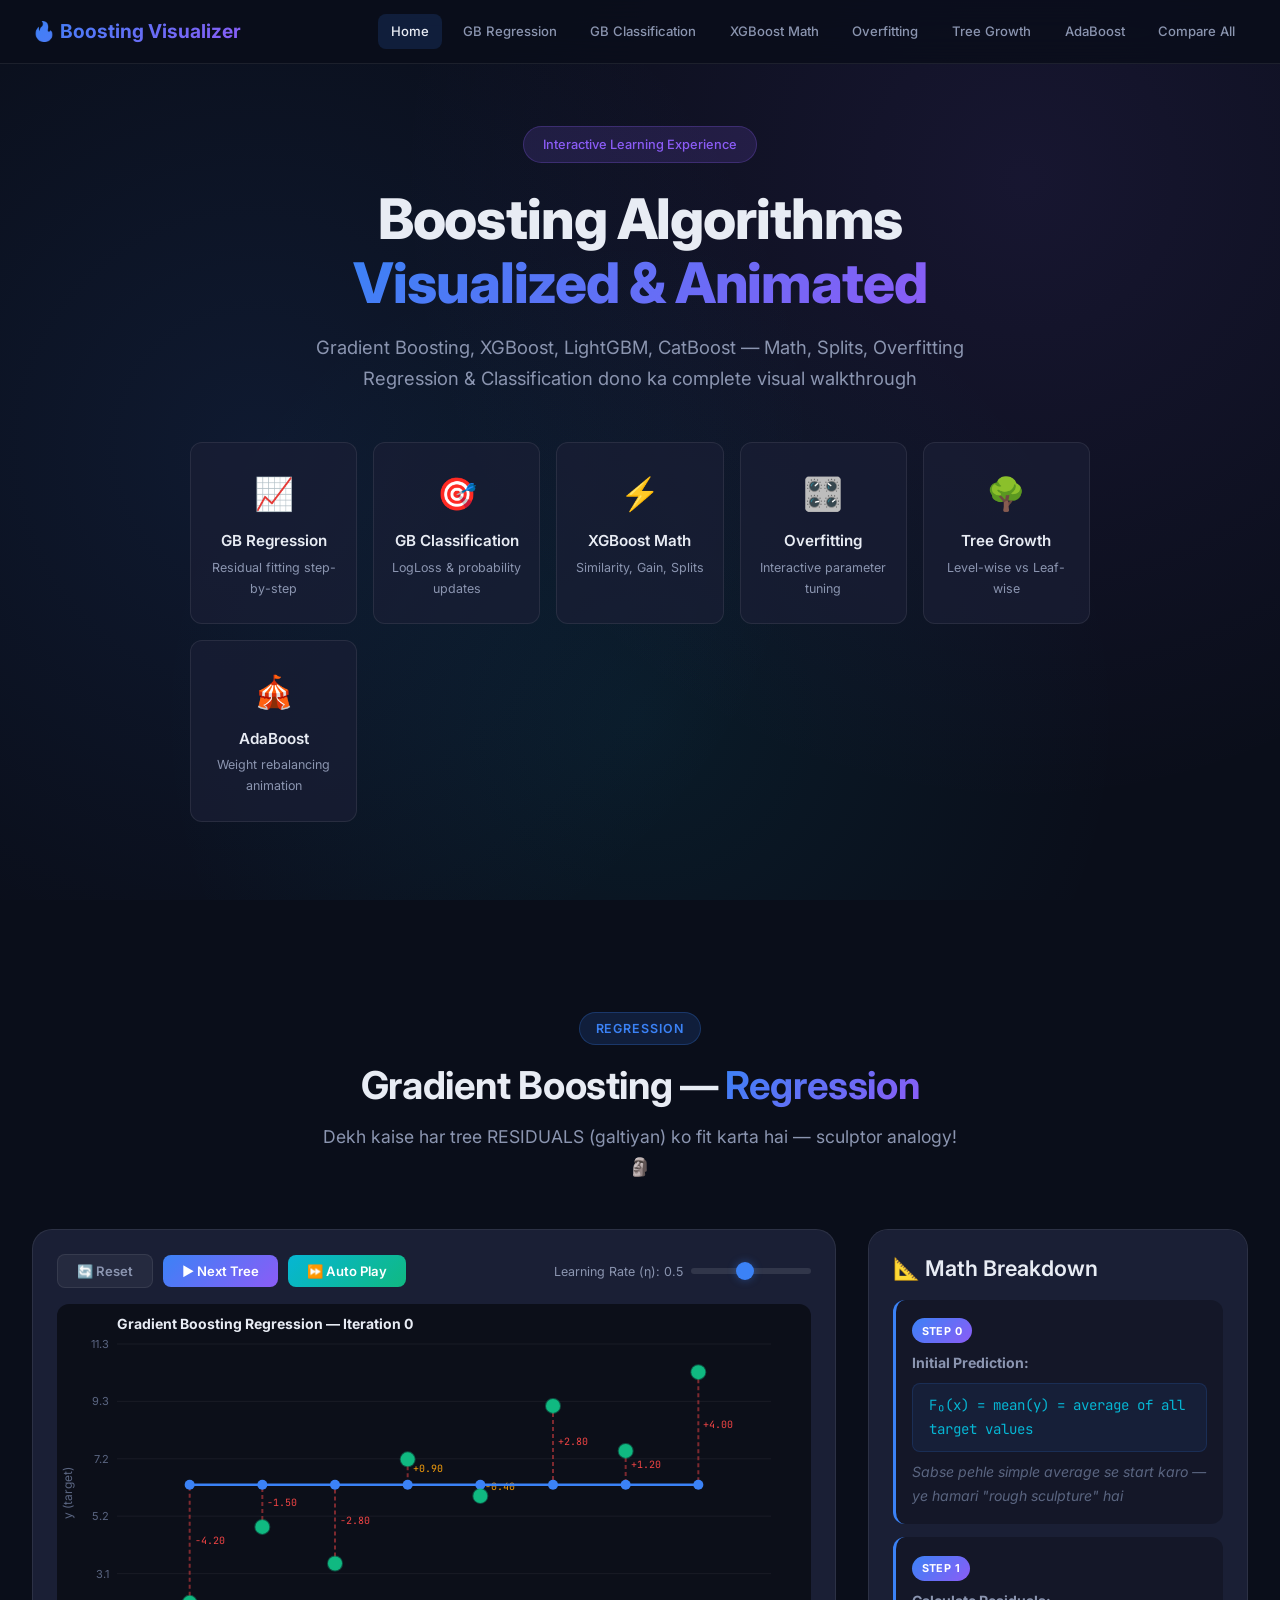
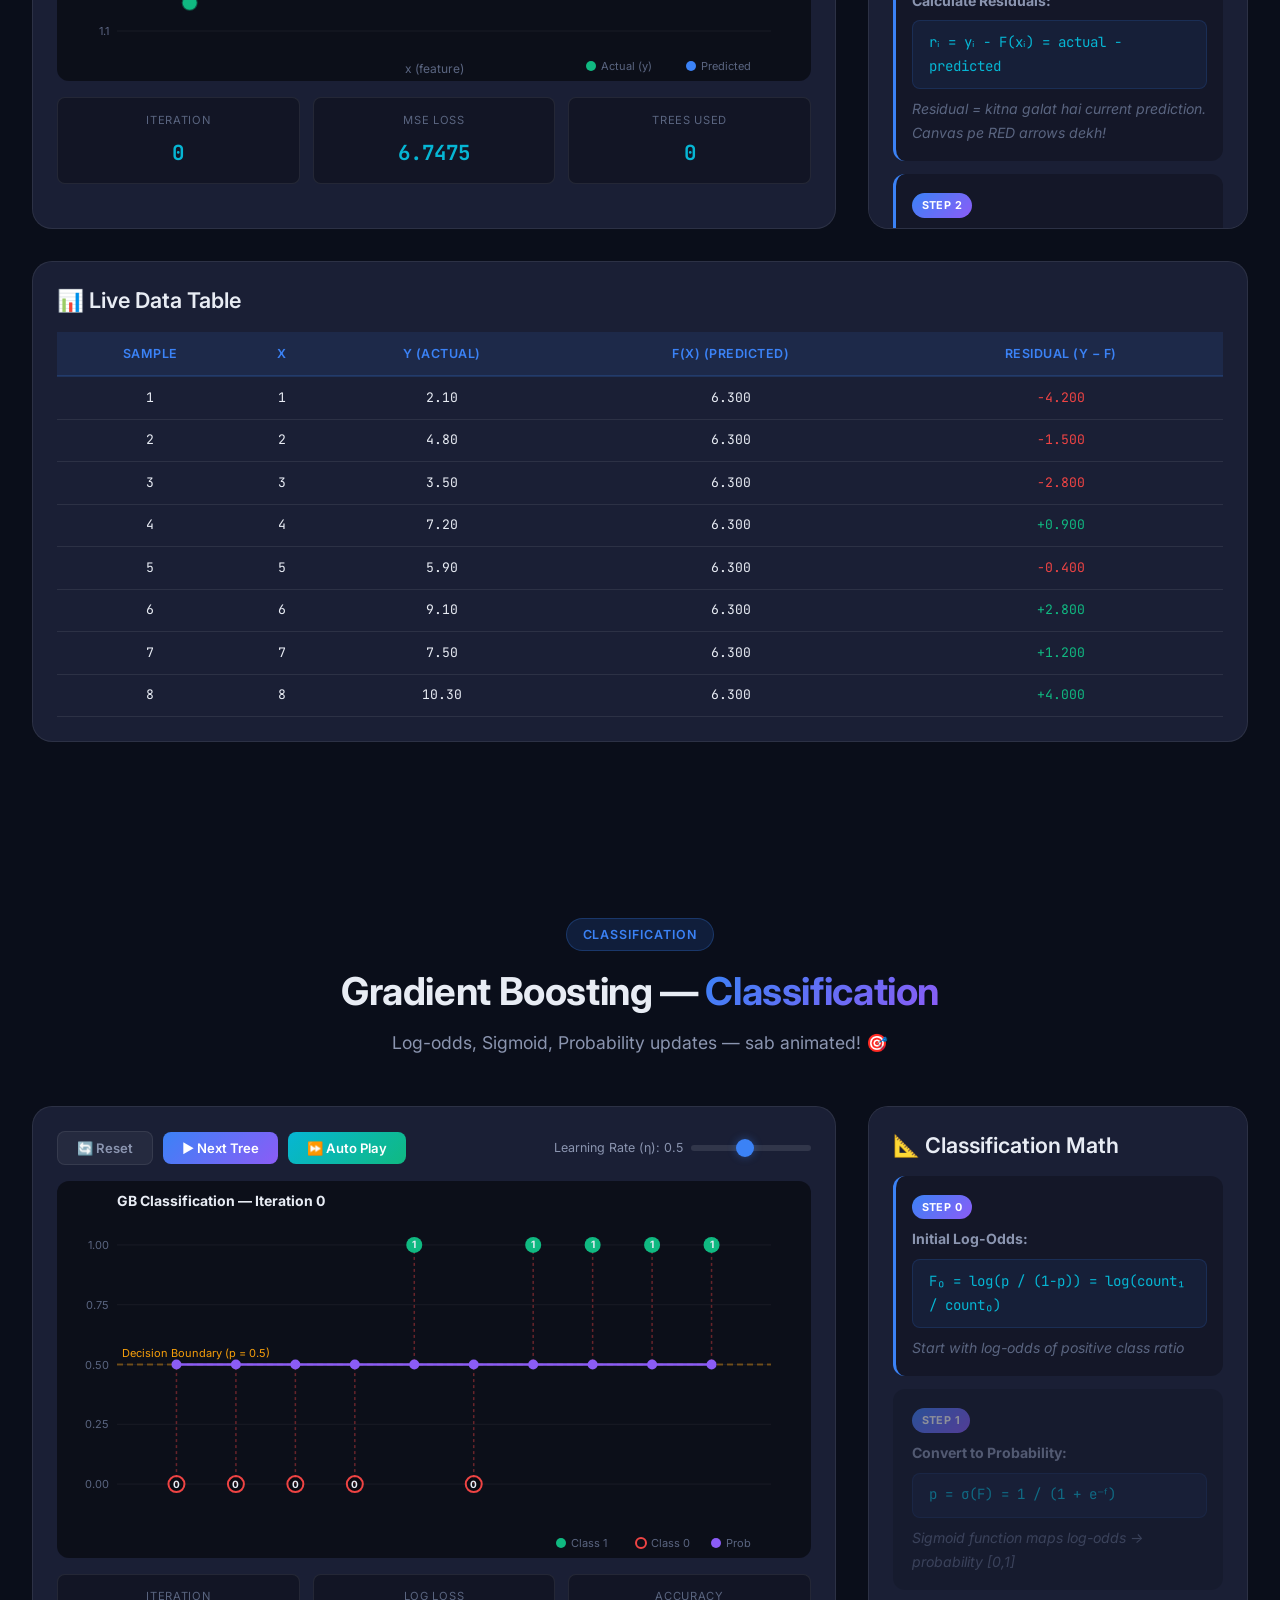
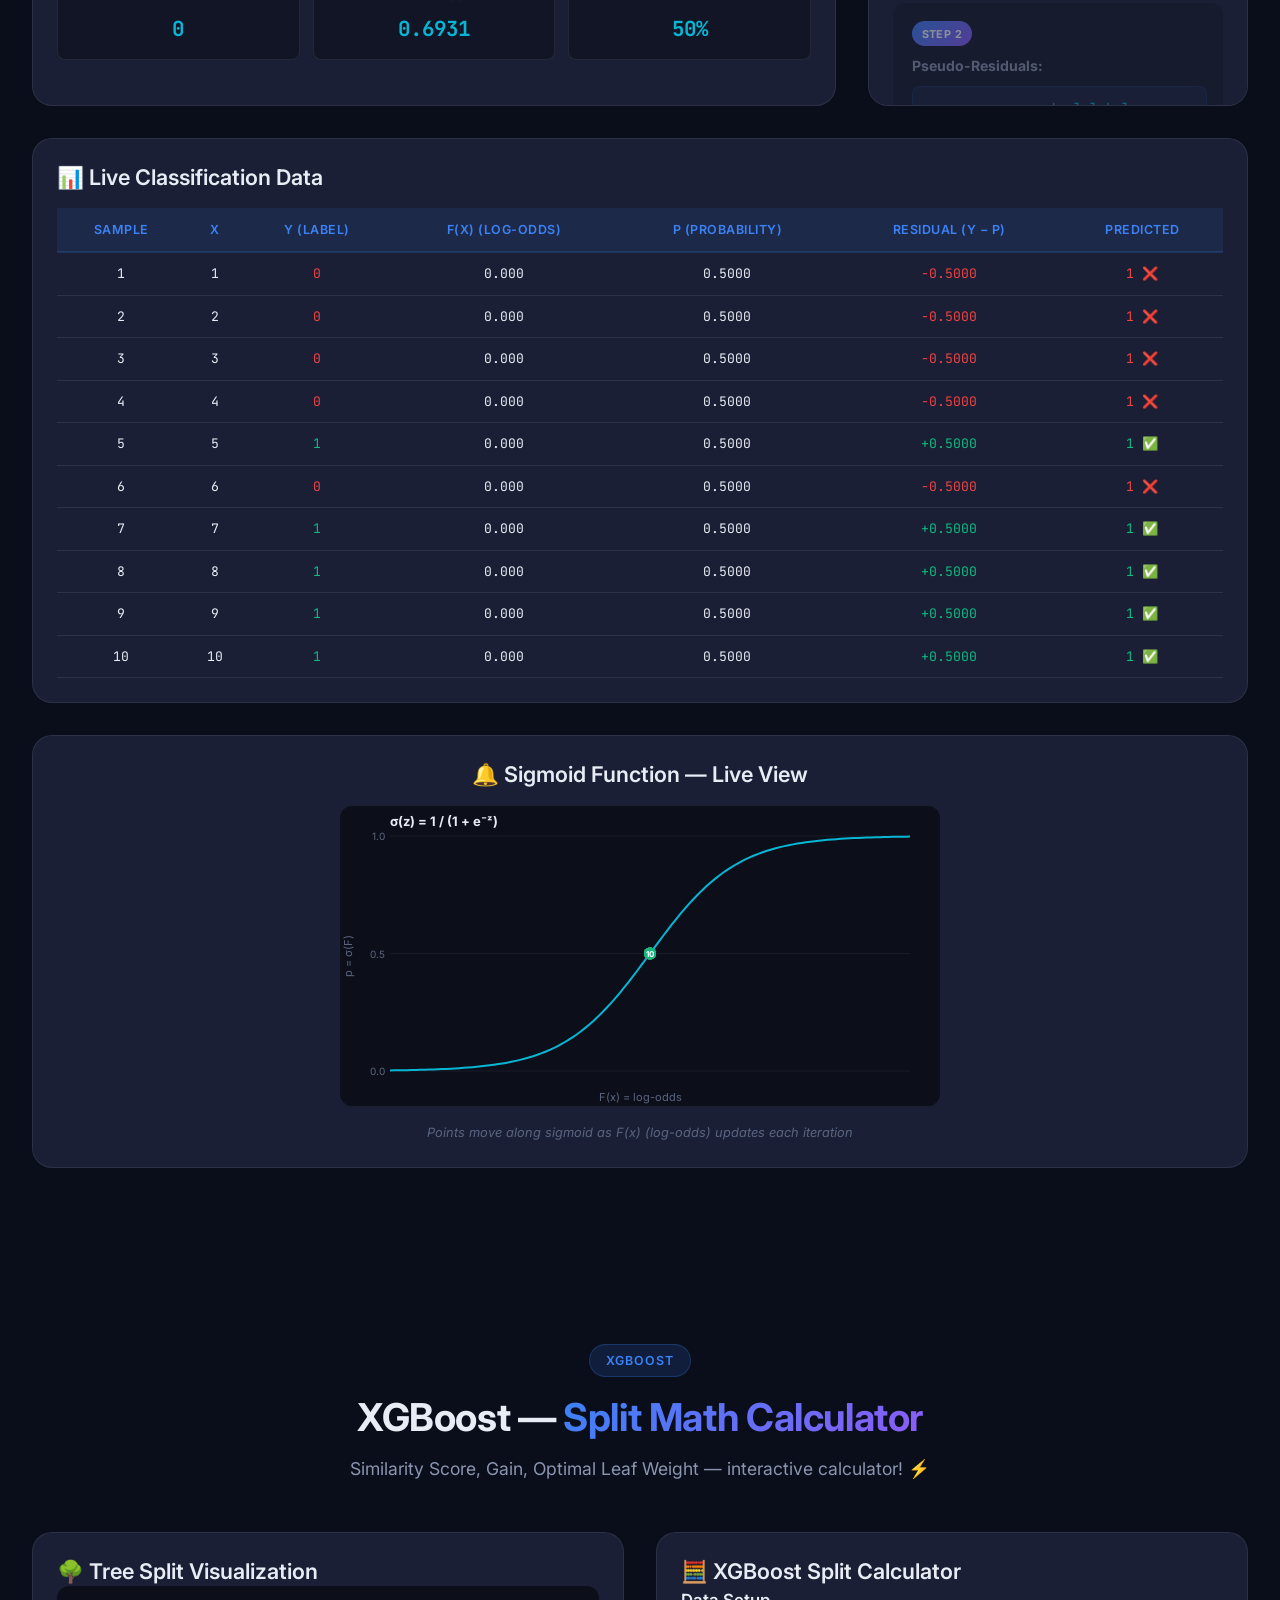
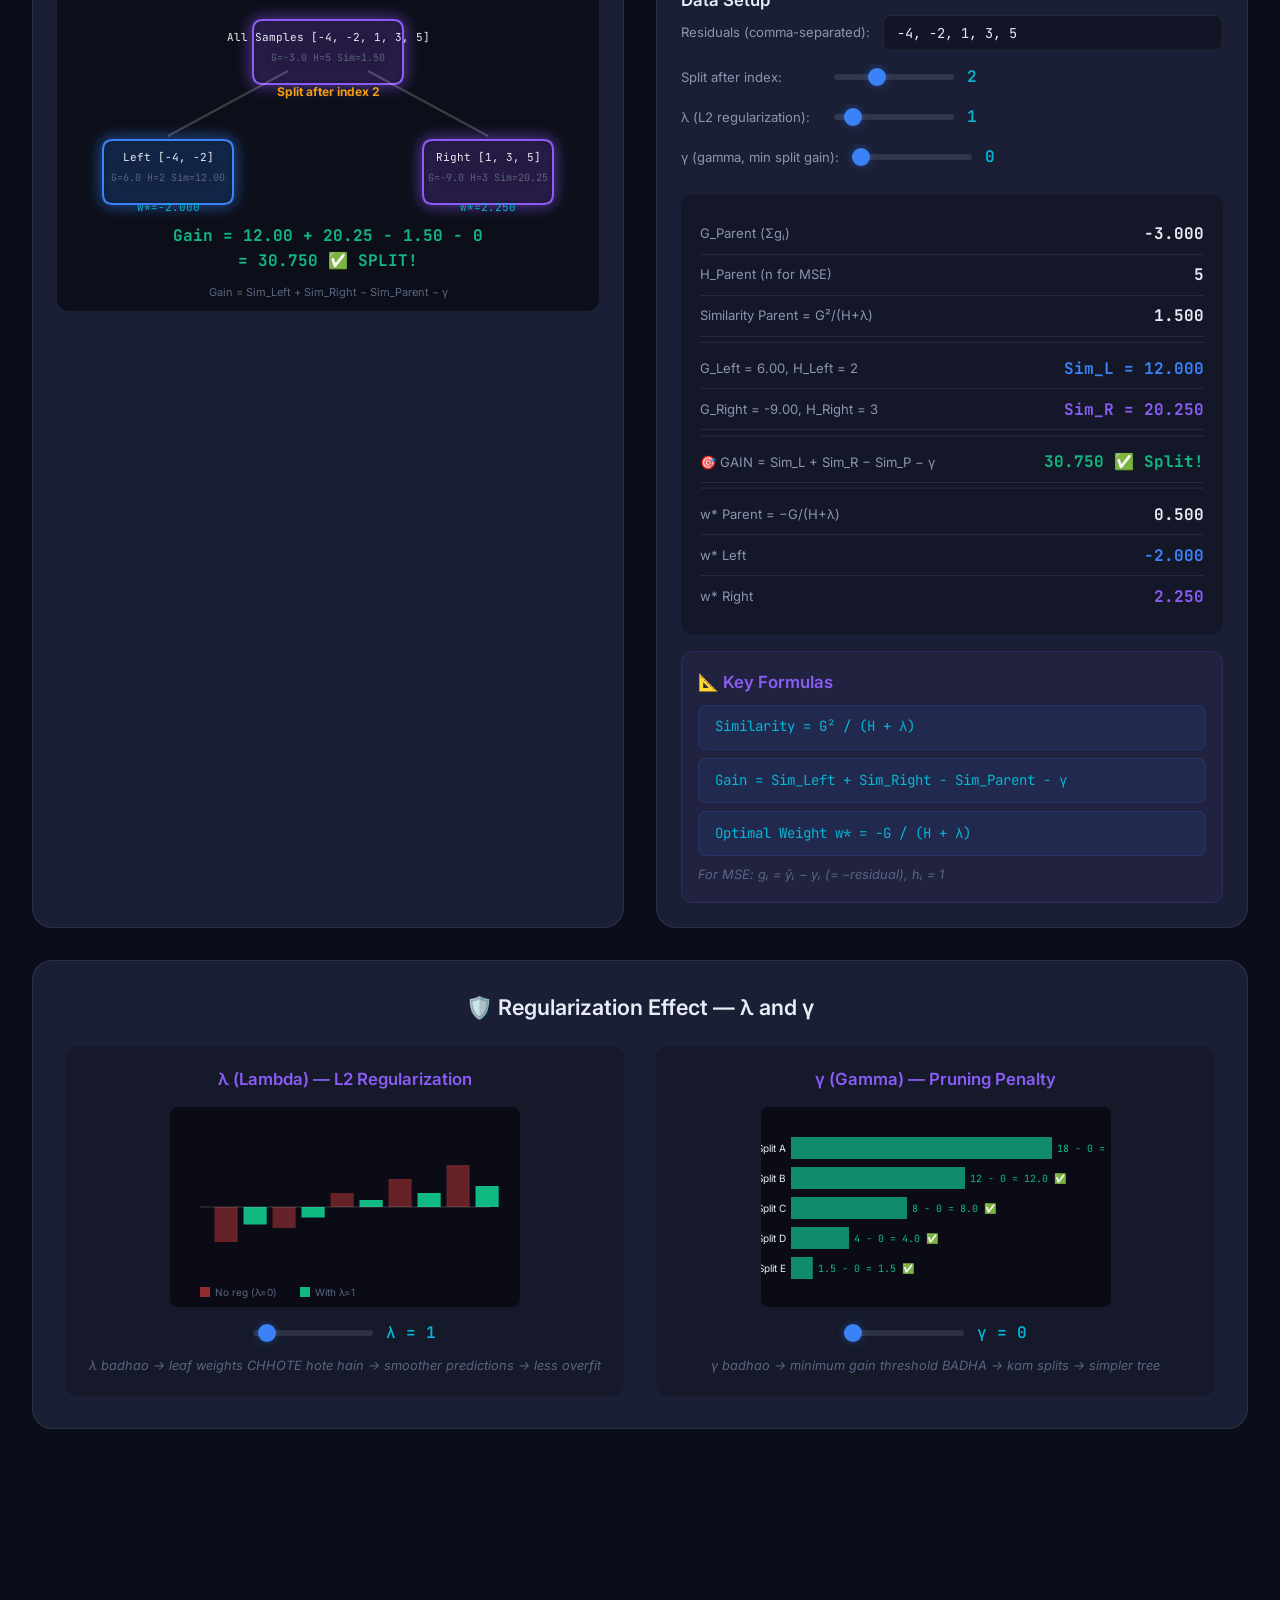
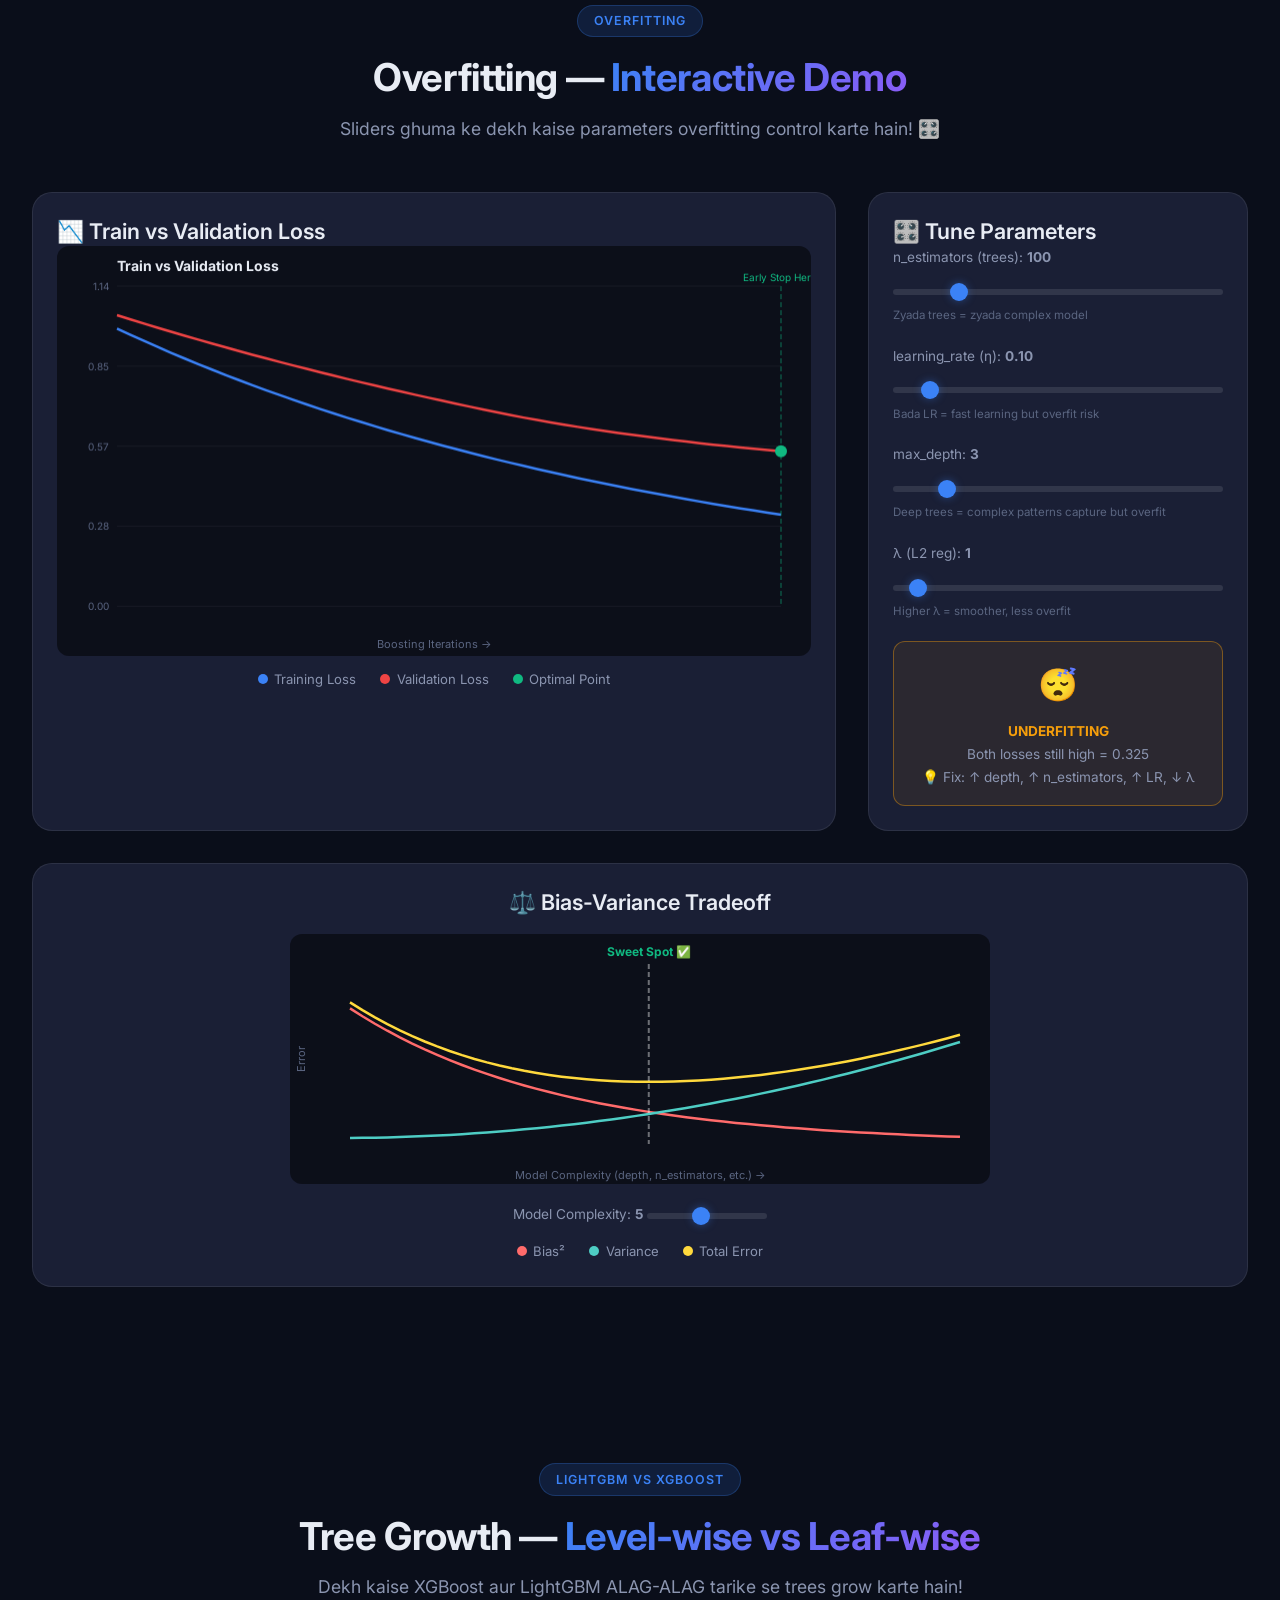
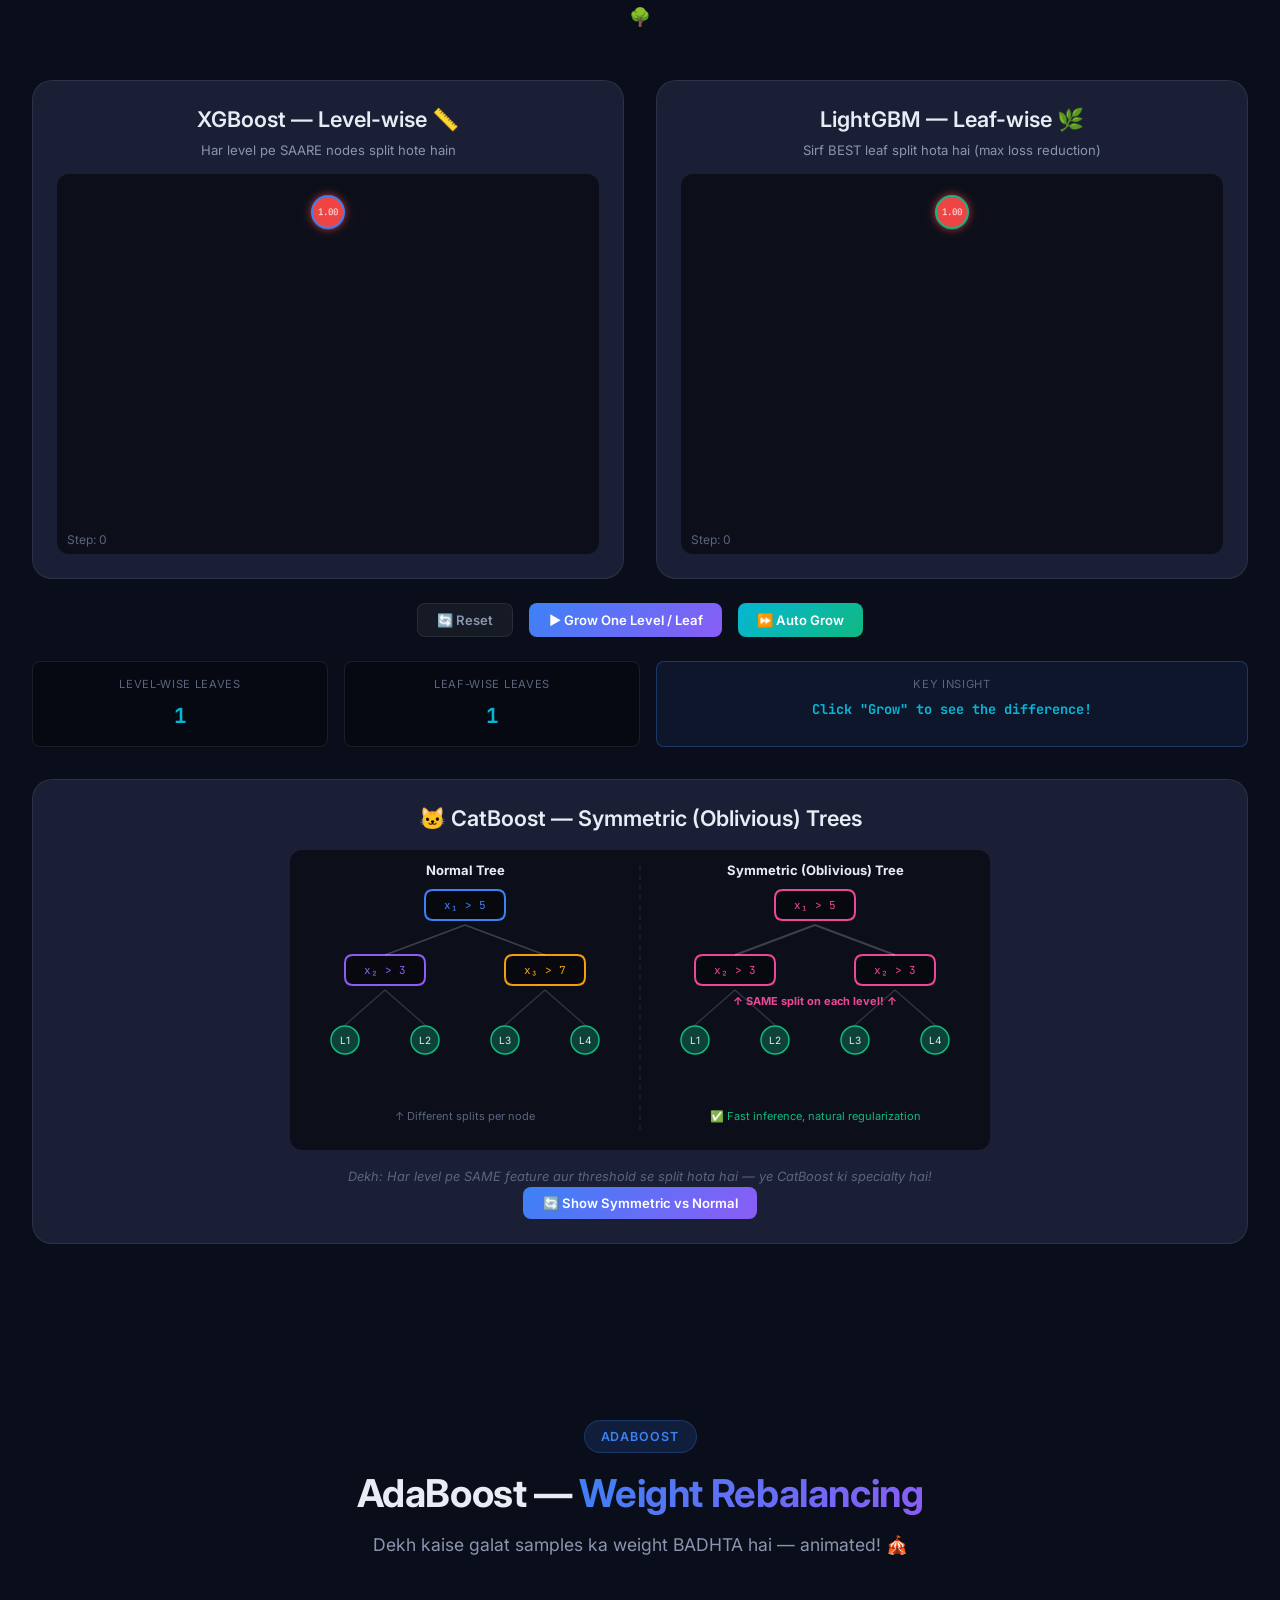
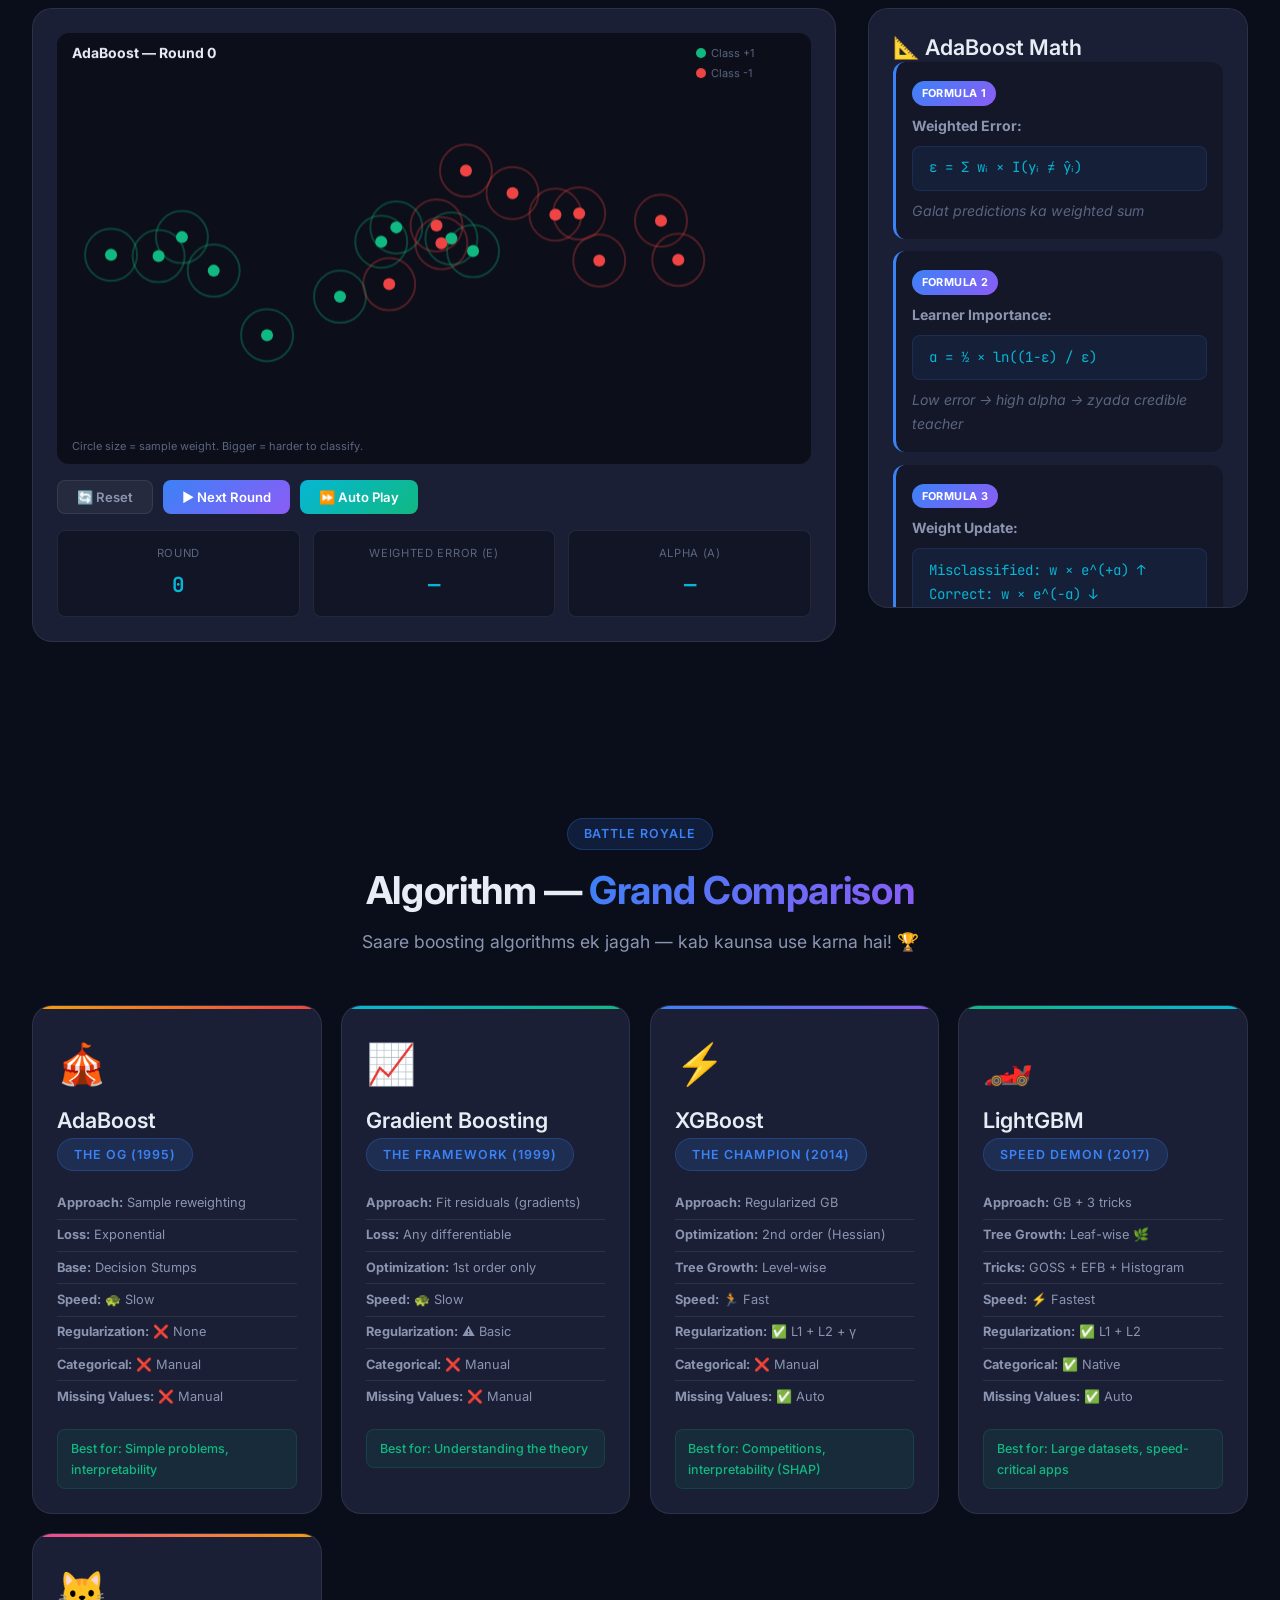
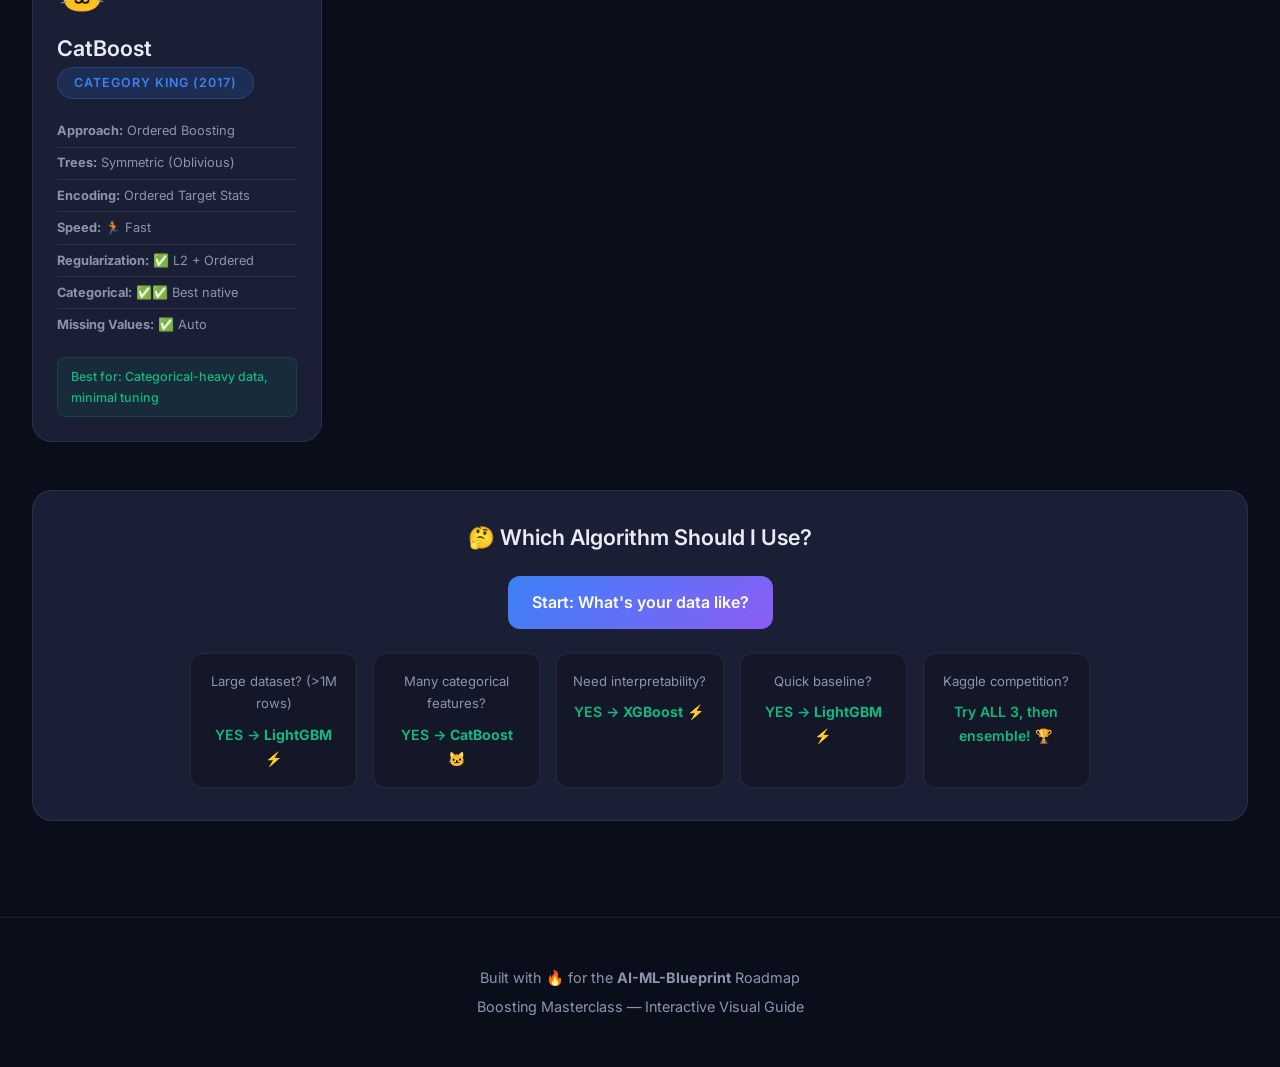
<file: boosting-visualizer/index.html>
<!DOCTYPE html>
<html lang="en">
<head>
  <meta charset="UTF-8">
  <meta name="viewport" content="width=device-width, initial-scale=1.0">
  <title>Boosting Masterclass — Interactive Visual Guide</title>
  <meta name="description" content="Interactive animated guide to understand Gradient Boosting, XGBoost, LightGBM, CatBoost — regression & classification with step-by-step math visualizations.">
  <link href="https://fonts.googleapis.com/css2?family=Inter:wght@300;400;500;600;700;800;900&family=JetBrains+Mono:wght@400;500;600&display=swap" rel="stylesheet">
  <link rel="stylesheet" href="style.css">
</head>
<body>
  <!-- ═══════════════════ NAVIGATION ═══════════════════ -->
  <nav id="main-nav">
    <div class="nav-brand">🔥 Boosting Visualizer</div>
    <div class="nav-links">
      <a href="#hero" class="nav-link active">Home</a>
      <a href="#gb-regression" class="nav-link">GB Regression</a>
      <a href="#gb-classification" class="nav-link">GB Classification</a>
      <a href="#xgb-math" class="nav-link">XGBoost Math</a>
      <a href="#overfitting" class="nav-link">Overfitting</a>
      <a href="#tree-growth" class="nav-link">Tree Growth</a>
      <a href="#adaboost" class="nav-link">AdaBoost</a>
      <a href="#comparison" class="nav-link">Compare All</a>
    </div>
  </nav>

  <!-- ═══════════════════ HERO ═══════════════════ -->
  <section id="hero" class="section hero-section">
    <div class="hero-bg-animation"></div>
    <div class="hero-content">
      <div class="hero-badge">Interactive Learning Experience</div>
      <h1>Boosting Algorithms<br><span class="gradient-text">Visualized & Animated</span></h1>
      <p class="hero-subtitle">Gradient Boosting, XGBoost, LightGBM, CatBoost — Math, Splits, Overfitting<br>
        Regression & Classification dono ka complete visual walkthrough</p>
      <div class="hero-cards">
        <div class="hero-card" onclick="scrollToSection('gb-regression')">
          <div class="hero-card-icon">📈</div>
          <h3>GB Regression</h3>
          <p>Residual fitting step-by-step</p>
        </div>
        <div class="hero-card" onclick="scrollToSection('gb-classification')">
          <div class="hero-card-icon">🎯</div>
          <h3>GB Classification</h3>
          <p>LogLoss & probability updates</p>
        </div>
        <div class="hero-card" onclick="scrollToSection('xgb-math')">
          <div class="hero-card-icon">⚡</div>
          <h3>XGBoost Math</h3>
          <p>Similarity, Gain, Splits</p>
        </div>
        <div class="hero-card" onclick="scrollToSection('overfitting')">
          <div class="hero-card-icon">🎛️</div>
          <h3>Overfitting</h3>
          <p>Interactive parameter tuning</p>
        </div>
        <div class="hero-card" onclick="scrollToSection('tree-growth')">
          <div class="hero-card-icon">🌳</div>
          <h3>Tree Growth</h3>
          <p>Level-wise vs Leaf-wise</p>
        </div>
        <div class="hero-card" onclick="scrollToSection('adaboost')">
          <div class="hero-card-icon">🎪</div>
          <h3>AdaBoost</h3>
          <p>Weight rebalancing animation</p>
        </div>
      </div>
    </div>
  </section>

  <!-- ═══════════════════ GB REGRESSION ═══════════════════ -->
  <section id="gb-regression" class="section">
    <div class="section-header">
      <div class="section-badge">Regression</div>
      <h2>Gradient Boosting — <span class="gradient-text">Regression</span></h2>
      <p class="section-desc">Dekh kaise har tree RESIDUALS (galtiyan) ko fit karta hai — sculptor analogy! 🗿</p>
    </div>
    <div class="viz-container">
      <div class="viz-panel">
        <div class="viz-controls">
          <button id="gb-reg-reset" class="btn btn-secondary" onclick="gbRegReset()">🔄 Reset</button>
          <button id="gb-reg-step" class="btn btn-primary" onclick="gbRegStep()">▶ Next Tree</button>
          <button id="gb-reg-auto" class="btn btn-accent" onclick="gbRegAuto()">⏩ Auto Play</button>
          <div class="control-group">
            <label>Learning Rate (η): <span id="gb-reg-lr-val">0.5</span></label>
            <input type="range" id="gb-reg-lr" min="0.1" max="1.0" step="0.1" value="0.5" oninput="gbRegUpdateLR(this.value)">
          </div>
        </div>
        <canvas id="gb-reg-canvas" width="800" height="400"></canvas>
        <div class="viz-info">
          <div class="info-card" id="gb-reg-iteration">
            <div class="info-label">Iteration</div>
            <div class="info-value">0</div>
          </div>
          <div class="info-card" id="gb-reg-mse">
            <div class="info-label">MSE Loss</div>
            <div class="info-value">—</div>
          </div>
          <div class="info-card" id="gb-reg-trees">
            <div class="info-label">Trees Used</div>
            <div class="info-value">0</div>
          </div>
        </div>
      </div>
      <div class="math-panel" id="gb-reg-math">
        <h3>📐 Math Breakdown</h3>
        <div class="math-step active" id="gb-reg-math-init">
          <div class="step-badge">Step 0</div>
          <p><strong>Initial Prediction:</strong></p>
          <div class="formula">F₀(x) = mean(y) = average of all target values</div>
          <p class="hint">Sabse pehle simple average se start karo — ye hamari "rough sculpture" hai</p>
        </div>
        <div class="math-step" id="gb-reg-math-residual">
          <div class="step-badge">Step 1</div>
          <p><strong>Calculate Residuals:</strong></p>
          <div class="formula">rᵢ = yᵢ − F(xᵢ) = actual − predicted</div>
          <p class="hint">Residual = kitna galat hai current prediction. Canvas pe RED arrows dekh!</p>
        </div>
        <div class="math-step" id="gb-reg-math-tree">
          <div class="step-badge">Step 2</div>
          <p><strong>Fit Tree on Residuals:</strong></p>
          <div class="formula">hₜ(x) = DecisionTree.fit(X, residuals)</div>
          <p class="hint">Naya tree RESIDUALS ko predict karta hai — original values ko NAHI!</p>
        </div>
        <div class="math-step" id="gb-reg-math-update">
          <div class="step-badge">Step 3</div>
          <p><strong>Update Prediction:</strong></p>
          <div class="formula">F_new(x) = F_old(x) + η × hₜ(x)</div>
          <p class="hint">Purani prediction + learning_rate × tree ka fix = better prediction!</p>
        </div>
      </div>
    </div>
    <!-- Residual Table -->
    <div class="data-table-container" id="gb-reg-table-container">
      <h3>📊 Live Data Table</h3>
      <table class="data-table" id="gb-reg-table">
        <thead>
          <tr>
            <th>Sample</th>
            <th>x</th>
            <th>y (actual)</th>
            <th>F(x) (predicted)</th>
            <th>Residual (y − F)</th>
          </tr>
        </thead>
        <tbody id="gb-reg-table-body"></tbody>
      </table>
    </div>
  </section>

  <!-- ═══════════════════ GB CLASSIFICATION ═══════════════════ -->
  <section id="gb-classification" class="section">
    <div class="section-header">
      <div class="section-badge">Classification</div>
      <h2>Gradient Boosting — <span class="gradient-text">Classification</span></h2>
      <p class="section-desc">Log-odds, Sigmoid, Probability updates — sab animated! 🎯</p>
    </div>
    <div class="viz-container">
      <div class="viz-panel">
        <div class="viz-controls">
          <button id="gb-cls-reset" class="btn btn-secondary" onclick="gbClsReset()">🔄 Reset</button>
          <button id="gb-cls-step" class="btn btn-primary" onclick="gbClsStep()">▶ Next Tree</button>
          <button id="gb-cls-auto" class="btn btn-accent" onclick="gbClsAuto()">⏩ Auto Play</button>
          <div class="control-group">
            <label>Learning Rate (η): <span id="gb-cls-lr-val">0.5</span></label>
            <input type="range" id="gb-cls-lr" min="0.1" max="1.0" step="0.1" value="0.5" oninput="gbClsUpdateLR(this.value)">
          </div>
        </div>
        <canvas id="gb-cls-canvas" width="800" height="400"></canvas>
        <div class="viz-info">
          <div class="info-card" id="gb-cls-iteration">
            <div class="info-label">Iteration</div>
            <div class="info-value">0</div>
          </div>
          <div class="info-card" id="gb-cls-logloss">
            <div class="info-label">Log Loss</div>
            <div class="info-value">—</div>
          </div>
          <div class="info-card" id="gb-cls-accuracy">
            <div class="info-label">Accuracy</div>
            <div class="info-value">—</div>
          </div>
        </div>
      </div>
      <div class="math-panel" id="gb-cls-math">
        <h3>📐 Classification Math</h3>
        <div class="math-step active">
          <div class="step-badge">Step 0</div>
          <p><strong>Initial Log-Odds:</strong></p>
          <div class="formula">F₀ = log(p / (1−p)) = log(count₁ / count₀)</div>
          <p class="hint">Start with log-odds of positive class ratio</p>
        </div>
        <div class="math-step">
          <div class="step-badge">Step 1</div>
          <p><strong>Convert to Probability:</strong></p>
          <div class="formula">p = σ(F) = 1 / (1 + e⁻ᶠ)</div>
          <p class="hint">Sigmoid function maps log-odds → probability [0,1]</p>
        </div>
        <div class="math-step">
          <div class="step-badge">Step 2</div>
          <p><strong>Pseudo-Residuals:</strong></p>
          <div class="formula">rᵢ = yᵢ − pᵢ = actual_label − predicted_prob</div>
          <p class="hint">Class 1 ke liye: r = 1 − p (positive). Class 0 ke liye: r = 0 − p (negative)</p>
        </div>
        <div class="math-step">
          <div class="step-badge">Step 3</div>
          <p><strong>Leaf Output (special for classification):</strong></p>
          <div class="formula">leaf_value = Σrᵢ / Σ(pᵢ × (1−pᵢ))</div>
          <p class="hint">Ye hai gradient / hessian — 2nd order optimization!</p>
        </div>
        <div class="math-step">
          <div class="step-badge">Step 4</div>
          <p><strong>Update:</strong></p>
          <div class="formula">F_new = F_old + η × leaf_value<br>p_new = σ(F_new)</div>
          <p class="hint">Probabilities shift closer to correct labels!</p>
        </div>
      </div>
    </div>
    <!-- Classification Table -->
    <div class="data-table-container" id="gb-cls-table-container">
      <h3>📊 Live Classification Data</h3>
      <table class="data-table" id="gb-cls-table">
        <thead>
          <tr>
            <th>Sample</th>
            <th>x</th>
            <th>y (label)</th>
            <th>F(x) (log-odds)</th>
            <th>p (probability)</th>
            <th>Residual (y − p)</th>
            <th>Predicted</th>
          </tr>
        </thead>
        <tbody id="gb-cls-table-body"></tbody>
      </table>
    </div>
    <!-- Sigmoid Viz -->
    <div class="sigmoid-container">
      <h3>🔔 Sigmoid Function — Live View</h3>
      <canvas id="sigmoid-canvas" width="600" height="300"></canvas>
      <p class="hint">Points move along sigmoid as F(x) (log-odds) updates each iteration</p>
    </div>
  </section>

  <!-- ═══════════════════ XGBOOST MATH ═══════════════════ -->
  <section id="xgb-math" class="section">
    <div class="section-header">
      <div class="section-badge">XGBoost</div>
      <h2>XGBoost — <span class="gradient-text">Split Math Calculator</span></h2>
      <p class="section-desc">Similarity Score, Gain, Optimal Leaf Weight — interactive calculator! ⚡</p>
    </div>
    <div class="xgb-layout">
      <!-- Tree Visualization -->
      <div class="xgb-tree-panel">
        <h3>🌳 Tree Split Visualization</h3>
        <canvas id="xgb-tree-canvas" width="700" height="420"></canvas>
      </div>
      <!-- Calculator -->
      <div class="xgb-calc-panel">
        <h3>🧮 XGBoost Split Calculator</h3>
        <div class="calc-section">
          <h4>Data Setup</h4>
          <div class="calc-row">
            <label>Residuals (comma-separated):</label>
            <input type="text" id="xgb-residuals" value="-4, -2, 1, 3, 5" class="calc-input" oninput="xgbCalcUpdate()">
          </div>
          <div class="calc-row">
            <label>Split after index:</label>
            <input type="range" id="xgb-split-idx" min="1" max="4" value="2" oninput="xgbCalcUpdate()">
            <span id="xgb-split-idx-val">2</span>
          </div>
          <div class="calc-row">
            <label>λ (L2 regularization):</label>
            <input type="range" id="xgb-lambda" min="0" max="10" step="0.5" value="1" oninput="xgbCalcUpdate()">
            <span id="xgb-lambda-val">1</span>
          </div>
          <div class="calc-row">
            <label>γ (gamma, min split gain):</label>
            <input type="range" id="xgb-gamma" min="0" max="20" step="0.5" value="0" oninput="xgbCalcUpdate()">
            <span id="xgb-gamma-val">0</span>
          </div>
        </div>
        <div class="calc-results" id="xgb-results">
          <!-- Filled by JS -->
        </div>
        <div class="formula-ref">
          <h4>📐 Key Formulas</h4>
          <div class="formula">Similarity = G² / (H + λ)</div>
          <div class="formula">Gain = Sim_Left + Sim_Right − Sim_Parent − γ</div>
          <div class="formula">Optimal Weight w* = −G / (H + λ)</div>
          <p class="hint">For MSE: gᵢ = ŷᵢ − yᵢ (= −residual), hᵢ = 1</p>
        </div>
      </div>
    </div>
    <!-- Regularization Explainer -->
    <div class="reg-explainer">
      <h3>🛡️ Regularization Effect — λ and γ</h3>
      <div class="reg-grid">
        <div class="reg-card">
          <h4>λ (Lambda) — L2 Regularization</h4>
          <canvas id="lambda-canvas" width="350" height="200"></canvas>
          <div class="reg-control">
            <input type="range" id="lambda-slider" min="0" max="20" step="1" value="1" oninput="updateLambdaViz()">
            <span id="lambda-demo-val">λ = 1</span>
          </div>
          <p class="hint">λ badhao → leaf weights CHHOTE hote hain → smoother predictions → less overfit</p>
        </div>
        <div class="reg-card">
          <h4>γ (Gamma) — Pruning Penalty</h4>
          <canvas id="gamma-canvas" width="350" height="200"></canvas>
          <div class="reg-control">
            <input type="range" id="gamma-slider" min="0" max="20" step="1" value="0" oninput="updateGammaViz()">
            <span id="gamma-demo-val">γ = 0</span>
          </div>
          <p class="hint">γ badhao → minimum gain threshold BADHA → kam splits → simpler tree</p>
        </div>
      </div>
    </div>
  </section>

  <!-- ═══════════════════ OVERFITTING ═══════════════════ -->
  <section id="overfitting" class="section">
    <div class="section-header">
      <div class="section-badge">Overfitting</div>
      <h2>Overfitting — <span class="gradient-text">Interactive Demo</span></h2>
      <p class="section-desc">Sliders ghuma ke dekh kaise parameters overfitting control karte hain! 🎛️</p>
    </div>
    <div class="overfit-layout">
      <div class="overfit-canvas-panel">
        <h3>📉 Train vs Validation Loss</h3>
        <canvas id="overfit-canvas" width="700" height="380"></canvas>
        <div class="overfit-legend">
          <span class="legend-item"><span class="dot train-dot"></span> Training Loss</span>
          <span class="legend-item"><span class="dot val-dot"></span> Validation Loss</span>
          <span class="legend-item"><span class="dot opt-dot"></span> Optimal Point</span>
        </div>
      </div>
      <div class="overfit-controls-panel">
        <h3>🎛️ Tune Parameters</h3>
        <div class="overfit-control">
          <label>n_estimators (trees): <strong id="of-n-val">100</strong></label>
          <input type="range" id="of-n-estimators" min="10" max="500" step="10" value="100" oninput="updateOverfitViz()">
          <p class="param-hint">Zyada trees = zyada complex model</p>
        </div>
        <div class="overfit-control">
          <label>learning_rate (η): <strong id="of-lr-val">0.1</strong></label>
          <input type="range" id="of-lr" min="0.01" max="1.0" step="0.01" value="0.1" oninput="updateOverfitViz()">
          <p class="param-hint">Bada LR = fast learning but overfit risk</p>
        </div>
        <div class="overfit-control">
          <label>max_depth: <strong id="of-depth-val">3</strong></label>
          <input type="range" id="of-depth" min="1" max="15" step="1" value="3" oninput="updateOverfitViz()">
          <p class="param-hint">Deep trees = complex patterns capture but overfit</p>
        </div>
        <div class="overfit-control">
          <label>λ (L2 reg): <strong id="of-lambda-val">1</strong></label>
          <input type="range" id="of-lambda" min="0" max="20" step="1" value="1" oninput="updateOverfitViz()">
          <p class="param-hint">Higher λ = smoother, less overfit</p>
        </div>
        <div class="overfit-diagnosis" id="overfit-diagnosis">
          <div class="diagnosis-icon">🤔</div>
          <div class="diagnosis-text">Adjust parameters to see diagnosis</div>
        </div>
      </div>
    </div>
    <!-- Bias-Variance Visualizer -->
    <div class="bias-var-section">
      <h3>⚖️ Bias-Variance Tradeoff</h3>
      <canvas id="bias-var-canvas" width="700" height="250"></canvas>
      <div class="bias-var-controls">
        <label>Model Complexity: <strong id="bv-complexity-val">5</strong></label>
        <input type="range" id="bv-complexity" min="1" max="10" step="1" value="5" oninput="updateBiasVar()">
      </div>
      <div class="bias-var-legend">
        <span class="legend-item"><span class="dot" style="background:#ff6b6b"></span> Bias²</span>
        <span class="legend-item"><span class="dot" style="background:#4ecdc4"></span> Variance</span>
        <span class="legend-item"><span class="dot" style="background:#ffd93d"></span> Total Error</span>
      </div>
    </div>
  </section>

  <!-- ═══════════════════ TREE GROWTH ═══════════════════ -->
  <section id="tree-growth" class="section">
    <div class="section-header">
      <div class="section-badge">LightGBM vs XGBoost</div>
      <h2>Tree Growth — <span class="gradient-text">Level-wise vs Leaf-wise</span></h2>
      <p class="section-desc">Dekh kaise XGBoost aur LightGBM ALAG-ALAG tarike se trees grow karte hain! 🌳</p>
    </div>
    <div class="tree-growth-layout">
      <div class="tree-panel">
        <h3>XGBoost — Level-wise 📏</h3>
        <p class="tree-desc">Har level pe SAARE nodes split hote hain</p>
        <canvas id="levelwise-canvas" width="500" height="350"></canvas>
      </div>
      <div class="tree-panel">
        <h3>LightGBM — Leaf-wise 🌿</h3>
        <p class="tree-desc">Sirf BEST leaf split hota hai (max loss reduction)</p>
        <canvas id="leafwise-canvas" width="500" height="350"></canvas>
      </div>
    </div>
    <div class="tree-growth-controls">
      <button class="btn btn-secondary" onclick="treeGrowthReset()">🔄 Reset</button>
      <button class="btn btn-primary" onclick="treeGrowthStep()">▶ Grow One Level / Leaf</button>
      <button class="btn btn-accent" onclick="treeGrowthAuto()">⏩ Auto Grow</button>
    </div>
    <div class="tree-growth-info">
      <div class="info-card">
        <div class="info-label">Level-wise Leaves</div>
        <div class="info-value" id="lw-leaves">1</div>
      </div>
      <div class="info-card">
        <div class="info-label">Leaf-wise Leaves</div>
        <div class="info-value" id="fw-leaves">1</div>
      </div>
      <div class="info-card highlight-card">
        <div class="info-label">Key Insight</div>
        <div class="info-value" id="tree-insight" style="font-size:0.85rem">Leaf-wise focuses computation on most impactful splits</div>
      </div>
    </div>
    <!-- Symmetric Trees -->
    <div class="symmetric-section">
      <h3>🐱 CatBoost — Symmetric (Oblivious) Trees</h3>
      <canvas id="symmetric-canvas" width="700" height="300"></canvas>
      <p class="hint">Dekh: Har level pe SAME feature aur threshold se split hota hai — ye CatBoost ki specialty hai!</p>
      <button class="btn btn-primary" onclick="drawSymmetricDemo()">🔄 Show Symmetric vs Normal</button>
    </div>
  </section>

  <!-- ═══════════════════ ADABOOST ═══════════════════ -->
  <section id="adaboost" class="section">
    <div class="section-header">
      <div class="section-badge">AdaBoost</div>
      <h2>AdaBoost — <span class="gradient-text">Weight Rebalancing</span></h2>
      <p class="section-desc">Dekh kaise galat samples ka weight BADHTA hai — animated! 🎪</p>
    </div>
    <div class="ada-layout">
      <div class="ada-canvas-panel">
        <canvas id="ada-canvas" width="700" height="400"></canvas>
        <div class="ada-controls">
          <button class="btn btn-secondary" onclick="adaReset()">🔄 Reset</button>
          <button class="btn btn-primary" onclick="adaStep()">▶ Next Round</button>
          <button class="btn btn-accent" onclick="adaAuto()">⏩ Auto Play</button>
        </div>
        <div class="viz-info">
          <div class="info-card" id="ada-round">
            <div class="info-label">Round</div>
            <div class="info-value">0</div>
          </div>
          <div class="info-card" id="ada-error">
            <div class="info-label">Weighted Error (ε)</div>
            <div class="info-value">—</div>
          </div>
          <div class="info-card" id="ada-alpha">
            <div class="info-label">Alpha (α)</div>
            <div class="info-value">—</div>
          </div>
        </div>
      </div>
      <div class="ada-math-panel">
        <h3>📐 AdaBoost Math</h3>
        <div class="math-step active">
          <div class="step-badge">Formula 1</div>
          <p><strong>Weighted Error:</strong></p>
          <div class="formula">ε = Σ wᵢ × I(yᵢ ≠ ŷᵢ)</div>
          <p class="hint">Galat predictions ka weighted sum</p>
        </div>
        <div class="math-step active">
          <div class="step-badge">Formula 2</div>
          <p><strong>Learner Importance:</strong></p>
          <div class="formula">α = ½ × ln((1−ε) / ε)</div>
          <p class="hint">Low error → high alpha → zyada credible teacher</p>
        </div>
        <div class="math-step active">
          <div class="step-badge">Formula 3</div>
          <p><strong>Weight Update:</strong></p>
          <div class="formula">Misclassified: w × e^(+α) ↑<br>Correct: w × e^(−α) ↓</div>
          <p class="hint">Galat → weight UP (bigger circle). Sahi → weight DOWN (smaller circle)</p>
        </div>
        <div class="math-step active">
          <div class="step-badge">Formula 4</div>
          <p><strong>Final Prediction:</strong></p>
          <div class="formula">F(x) = sign(Σ αₜ × hₜ(x))</div>
          <p class="hint">Weighted vote of all weak learners</p>
        </div>
        <!-- Alpha Curve -->
        <div class="alpha-chart-container">
          <h4>α vs Error (ε) Curve</h4>
          <canvas id="alpha-curve-canvas" width="300" height="180"></canvas>
        </div>
      </div>
    </div>
  </section>

  <!-- ═══════════════════ COMPARISON ═══════════════════ -->
  <section id="comparison" class="section">
    <div class="section-header">
      <div class="section-badge">Battle Royale</div>
      <h2>Algorithm — <span class="gradient-text">Grand Comparison</span></h2>
      <p class="section-desc">Saare boosting algorithms ek jagah — kab kaunsa use karna hai! 🏆</p>
    </div>
    <div class="compare-cards">
      <div class="compare-card adaboost-card">
        <div class="compare-icon">🎪</div>
        <h3>AdaBoost</h3>
        <div class="compare-tag">The OG (1995)</div>
        <ul>
          <li><strong>Approach:</strong> Sample reweighting</li>
          <li><strong>Loss:</strong> Exponential</li>
          <li><strong>Base:</strong> Decision Stumps</li>
          <li><strong>Speed:</strong> 🐢 Slow</li>
          <li><strong>Regularization:</strong> ❌ None</li>
          <li><strong>Categorical:</strong> ❌ Manual</li>
          <li><strong>Missing Values:</strong> ❌ Manual</li>
        </ul>
        <div class="compare-best">Best for: Simple problems, interpretability</div>
      </div>
      <div class="compare-card gb-card">
        <div class="compare-icon">📈</div>
        <h3>Gradient Boosting</h3>
        <div class="compare-tag">The Framework (1999)</div>
        <ul>
          <li><strong>Approach:</strong> Fit residuals (gradients)</li>
          <li><strong>Loss:</strong> Any differentiable</li>
          <li><strong>Optimization:</strong> 1st order only</li>
          <li><strong>Speed:</strong> 🐢 Slow</li>
          <li><strong>Regularization:</strong> ⚠️ Basic</li>
          <li><strong>Categorical:</strong> ❌ Manual</li>
          <li><strong>Missing Values:</strong> ❌ Manual</li>
        </ul>
        <div class="compare-best">Best for: Understanding the theory</div>
      </div>
      <div class="compare-card xgb-card">
        <div class="compare-icon">⚡</div>
        <h3>XGBoost</h3>
        <div class="compare-tag">The Champion (2014)</div>
        <ul>
          <li><strong>Approach:</strong> Regularized GB</li>
          <li><strong>Optimization:</strong> 2nd order (Hessian)</li>
          <li><strong>Tree Growth:</strong> Level-wise</li>
          <li><strong>Speed:</strong> 🏃 Fast</li>
          <li><strong>Regularization:</strong> ✅ L1 + L2 + γ</li>
          <li><strong>Categorical:</strong> ❌ Manual</li>
          <li><strong>Missing Values:</strong> ✅ Auto</li>
        </ul>
        <div class="compare-best">Best for: Competitions, interpretability (SHAP)</div>
      </div>
      <div class="compare-card lgbm-card">
        <div class="compare-icon">🏎️</div>
        <h3>LightGBM</h3>
        <div class="compare-tag">Speed Demon (2017)</div>
        <ul>
          <li><strong>Approach:</strong> GB + 3 tricks</li>
          <li><strong>Tree Growth:</strong> Leaf-wise 🌿</li>
          <li><strong>Tricks:</strong> GOSS + EFB + Histogram</li>
          <li><strong>Speed:</strong> ⚡ Fastest</li>
          <li><strong>Regularization:</strong> ✅ L1 + L2</li>
          <li><strong>Categorical:</strong> ✅ Native</li>
          <li><strong>Missing Values:</strong> ✅ Auto</li>
        </ul>
        <div class="compare-best">Best for: Large datasets, speed-critical apps</div>
      </div>
      <div class="compare-card catboost-card">
        <div class="compare-icon">🐱</div>
        <h3>CatBoost</h3>
        <div class="compare-tag">Category King (2017)</div>
        <ul>
          <li><strong>Approach:</strong> Ordered Boosting</li>
          <li><strong>Trees:</strong> Symmetric (Oblivious)</li>
          <li><strong>Encoding:</strong> Ordered Target Stats</li>
          <li><strong>Speed:</strong> 🏃 Fast</li>
          <li><strong>Regularization:</strong> ✅ L2 + Ordered</li>
          <li><strong>Categorical:</strong> ✅✅ Best native</li>
          <li><strong>Missing Values:</strong> ✅ Auto</li>
        </ul>
        <div class="compare-best">Best for: Categorical-heavy data, minimal tuning</div>
      </div>
    </div>
    <!-- Decision Flowchart -->
    <div class="decision-flow">
      <h3>🤔 Which Algorithm Should I Use?</h3>
      <div class="flow-container">
        <div class="flow-node start-node">Start: What's your data like?</div>
        <div class="flow-row">
          <div class="flow-branch">
            <div class="flow-question">Large dataset? (>1M rows)</div>
            <div class="flow-answer yes">YES → <strong>LightGBM</strong> ⚡</div>
          </div>
          <div class="flow-branch">
            <div class="flow-question">Many categorical features?</div>
            <div class="flow-answer yes">YES → <strong>CatBoost</strong> 🐱</div>
          </div>
          <div class="flow-branch">
            <div class="flow-question">Need interpretability?</div>
            <div class="flow-answer yes">YES → <strong>XGBoost</strong> ⚡</div>
          </div>
          <div class="flow-branch">
            <div class="flow-question">Quick baseline?</div>
            <div class="flow-answer yes">YES → <strong>LightGBM</strong> ⚡</div>
          </div>
          <div class="flow-branch">
            <div class="flow-question">Kaggle competition?</div>
            <div class="flow-answer yes">Try ALL 3, then ensemble! 🏆</div>
          </div>
        </div>
      </div>
    </div>
  </section>

  <!-- Footer -->
  <footer class="footer">
    <p>Built with 🔥 for the <strong>AI-ML-Blueprint</strong> Roadmap</p>
    <p class="footer-sub">Boosting Masterclass — Interactive Visual Guide</p>
  </footer>

  <script src="app.js"></script>
</body>
</html>
</file>
<file: boosting-visualizer/style.css>
/* ═══════════════════════════════════════════════════
   Boosting Masterclass — Premium Dark Theme
   ═══════════════════════════════════════════════════ */

/* ─── Reset & Variables ─── */
*, *::before, *::after {
  margin: 0;
  padding: 0;
  box-sizing: border-box;
}

:root {
  --bg-primary: #0a0e1a;
  --bg-secondary: #111827;
  --bg-card: #1a1f35;
  --bg-card-hover: #222845;
  --bg-glass: rgba(26, 31, 53, 0.7);
  --border-glass: rgba(255, 255, 255, 0.08);

  --text-primary: #e8ecf4;
  --text-secondary: #8b95b0;
  --text-muted: #5a6580;

  --accent-blue: #3b82f6;
  --accent-purple: #8b5cf6;
  --accent-cyan: #06b6d4;
  --accent-green: #10b981;
  --accent-orange: #f59e0b;
  --accent-red: #ef4444;
  --accent-pink: #ec4899;

  --gradient-primary: linear-gradient(135deg, #3b82f6, #8b5cf6);
  --gradient-warm: linear-gradient(135deg, #f59e0b, #ef4444);
  --gradient-cool: linear-gradient(135deg, #06b6d4, #10b981);
  --gradient-hero: linear-gradient(135deg, #667eea 0%, #764ba2 100%);

  --shadow-sm: 0 2px 8px rgba(0,0,0,0.3);
  --shadow-md: 0 4px 20px rgba(0,0,0,0.4);
  --shadow-lg: 0 8px 40px rgba(0,0,0,0.5);
  --shadow-glow-blue: 0 0 30px rgba(59, 130, 246, 0.3);
  --shadow-glow-purple: 0 0 30px rgba(139, 92, 246, 0.3);

  --radius-sm: 8px;
  --radius-md: 12px;
  --radius-lg: 20px;
  --radius-xl: 28px;

  --font-main: 'Inter', -apple-system, BlinkMacSystemFont, sans-serif;
  --font-mono: 'JetBrains Mono', 'Fira Code', monospace;

  --nav-height: 64px;
}

html {
  scroll-behavior: smooth;
  scroll-padding-top: var(--nav-height);
}

body {
  font-family: var(--font-main);
  background: var(--bg-primary);
  color: var(--text-primary);
  line-height: 1.7;
  overflow-x: hidden;
}

/* ─── Scrollbar ─── */
::-webkit-scrollbar { width: 8px; }
::-webkit-scrollbar-track { background: var(--bg-secondary); }
::-webkit-scrollbar-thumb { background: var(--accent-purple); border-radius: 4px; }
::-webkit-scrollbar-thumb:hover { background: var(--accent-blue); }

/* ─── Typography ─── */
h1 { font-size: 3.5rem; font-weight: 800; line-height: 1.15; letter-spacing: -0.02em; }
h2 { font-size: 2.4rem; font-weight: 700; line-height: 1.25; letter-spacing: -0.01em; }
h3 { font-size: 1.35rem; font-weight: 600; line-height: 1.35; }
h4 { font-size: 1.05rem; font-weight: 600; }
p { color: var(--text-secondary); }

.gradient-text {
  background: var(--gradient-primary);
  -webkit-background-clip: text;
  -webkit-text-fill-color: transparent;
  background-clip: text;
}

/* ─── Navigation ─── */
#main-nav {
  position: fixed;
  top: 0;
  left: 0;
  right: 0;
  height: var(--nav-height);
  background: rgba(10, 14, 26, 0.85);
  backdrop-filter: blur(20px);
  border-bottom: 1px solid var(--border-glass);
  display: flex;
  align-items: center;
  justify-content: space-between;
  padding: 0 2rem;
  z-index: 1000;
}

.nav-brand {
  font-size: 1.2rem;
  font-weight: 700;
  background: var(--gradient-primary);
  -webkit-background-clip: text;
  -webkit-text-fill-color: transparent;
  background-clip: text;
}

.nav-links {
  display: flex;
  gap: 0.5rem;
  overflow-x: auto;
}

.nav-link {
  text-decoration: none;
  color: var(--text-secondary);
  font-size: 0.82rem;
  font-weight: 500;
  padding: 0.4rem 0.8rem;
  border-radius: var(--radius-sm);
  transition: all 0.3s ease;
  white-space: nowrap;
}

.nav-link:hover, .nav-link.active {
  color: var(--text-primary);
  background: rgba(59, 130, 246, 0.15);
}

/* ─── Sections ─── */
.section {
  min-height: 100vh;
  padding: calc(var(--nav-height) + 3rem) 2rem 4rem;
  max-width: 1400px;
  margin: 0 auto;
}

.section-header {
  text-align: center;
  margin-bottom: 3rem;
}

.section-badge, .compare-tag {
  display: inline-block;
  padding: 0.3rem 1rem;
  border-radius: 50px;
  font-size: 0.78rem;
  font-weight: 600;
  text-transform: uppercase;
  letter-spacing: 0.08em;
  margin-bottom: 1rem;
  background: rgba(59, 130, 246, 0.15);
  color: var(--accent-blue);
  border: 1px solid rgba(59, 130, 246, 0.25);
}

.section-desc {
  font-size: 1.1rem;
  max-width: 650px;
  margin: 0.8rem auto 0;
}

/* ─── Hero ─── */
.hero-section {
  display: flex;
  align-items: center;
  justify-content: center;
  position: relative;
  overflow: hidden;
}

.hero-bg-animation {
  position: absolute;
  top: 0; left: 0; right: 0; bottom: 0;
  background:
    radial-gradient(circle at 20% 50%, rgba(59, 130, 246, 0.1) 0%, transparent 50%),
    radial-gradient(circle at 80% 20%, rgba(139, 92, 246, 0.1) 0%, transparent 50%),
    radial-gradient(circle at 50% 80%, rgba(6, 182, 212, 0.08) 0%, transparent 50%);
  animation: heroFloat 15s ease-in-out infinite;
}

@keyframes heroFloat {
  0%, 100% { transform: scale(1) rotate(0deg); }
  33% { transform: scale(1.05) rotate(1deg); }
  66% { transform: scale(0.98) rotate(-1deg); }
}

.hero-content {
  text-align: center;
  position: relative;
  z-index: 1;
}

.hero-badge {
  display: inline-block;
  padding: 0.4rem 1.2rem;
  border-radius: 50px;
  font-size: 0.8rem;
  font-weight: 500;
  background: rgba(139, 92, 246, 0.15);
  color: var(--accent-purple);
  border: 1px solid rgba(139, 92, 246, 0.25);
  margin-bottom: 1.5rem;
  animation: fadeInDown 0.8s ease;
}

.hero-content h1 {
  animation: fadeInUp 0.8s ease 0.2s both;
}

.hero-subtitle {
  font-size: 1.15rem;
  margin-top: 1rem;
  animation: fadeInUp 0.8s ease 0.4s both;
}

.hero-cards {
  display: grid;
  grid-template-columns: repeat(auto-fit, minmax(160px, 1fr));
  gap: 1rem;
  margin-top: 3rem;
  max-width: 900px;
  margin-left: auto;
  margin-right: auto;
  animation: fadeInUp 0.8s ease 0.6s both;
}

.hero-card {
  background: var(--bg-glass);
  border: 1px solid var(--border-glass);
  border-radius: var(--radius-md);
  padding: 1.5rem 1rem;
  cursor: pointer;
  transition: all 0.4s cubic-bezier(0.16, 1, 0.3, 1);
  backdrop-filter: blur(10px);
}

.hero-card:hover {
  transform: translateY(-6px);
  border-color: rgba(59, 130, 246, 0.4);
  box-shadow: var(--shadow-glow-blue);
  background: var(--bg-card-hover);
}

.hero-card-icon {
  font-size: 2rem;
  margin-bottom: 0.6rem;
}

.hero-card h3 {
  font-size: 0.95rem;
  margin-bottom: 0.3rem;
}

.hero-card p {
  font-size: 0.78rem;
}

/* ─── Animations ─── */
@keyframes fadeInUp {
  from { opacity: 0; transform: translateY(30px); }
  to { opacity: 1; transform: translateY(0); }
}

@keyframes fadeInDown {
  from { opacity: 0; transform: translateY(-20px); }
  to { opacity: 1; transform: translateY(0); }
}

@keyframes pulse {
  0%, 100% { transform: scale(1); }
  50% { transform: scale(1.05); }
}

@keyframes shimmer {
  0% { background-position: -200% 0; }
  100% { background-position: 200% 0; }
}

/* ─── Viz Container ─── */
.viz-container {
  display: grid;
  grid-template-columns: 1fr 380px;
  gap: 2rem;
  margin-bottom: 2rem;
}

.viz-panel {
  background: var(--bg-card);
  border-radius: var(--radius-lg);
  border: 1px solid var(--border-glass);
  padding: 1.5rem;
  overflow: hidden;
}

.viz-panel canvas {
  width: 100%;
  height: auto;
  border-radius: var(--radius-md);
  background: rgba(0, 0, 0, 0.3);
  display: block;
}

.viz-controls {
  display: flex;
  gap: 0.6rem;
  margin-bottom: 1rem;
  flex-wrap: wrap;
  align-items: center;
}

.viz-info {
  display: grid;
  grid-template-columns: repeat(3, 1fr);
  gap: 0.8rem;
  margin-top: 1rem;
}

/* ─── Buttons ─── */
.btn {
  padding: 0.5rem 1.2rem;
  border-radius: var(--radius-sm);
  border: none;
  font-family: var(--font-main);
  font-size: 0.82rem;
  font-weight: 600;
  cursor: pointer;
  transition: all 0.3s ease;
  display: inline-flex;
  align-items: center;
  gap: 0.4rem;
}

.btn-primary {
  background: var(--gradient-primary);
  color: white;
}

.btn-primary:hover {
  transform: translateY(-2px);
  box-shadow: var(--shadow-glow-blue);
}

.btn-secondary {
  background: rgba(255,255,255,0.05);
  color: var(--text-secondary);
  border: 1px solid var(--border-glass);
}

.btn-secondary:hover {
  background: rgba(255,255,255,0.1);
  color: var(--text-primary);
}

.btn-accent {
  background: var(--gradient-cool);
  color: white;
}

.btn-accent:hover {
  transform: translateY(-2px);
  box-shadow: 0 0 20px rgba(6, 182, 212, 0.3);
}

/* ─── Control Groups ─── */
.control-group {
  display: flex;
  align-items: center;
  gap: 0.5rem;
  margin-left: auto;
}

.control-group label {
  font-size: 0.78rem;
  color: var(--text-secondary);
  white-space: nowrap;
}

input[type="range"] {
  -webkit-appearance: none;
  appearance: none;
  height: 6px;
  background: rgba(255,255,255,0.1);
  border-radius: 3px;
  outline: none;
  width: 120px;
}

input[type="range"]::-webkit-slider-thumb {
  -webkit-appearance: none;
  appearance: none;
  width: 18px;
  height: 18px;
  border-radius: 50%;
  background: var(--accent-blue);
  cursor: pointer;
  transition: all 0.2s;
  box-shadow: 0 0 8px rgba(59, 130, 246, 0.4);
}

input[type="range"]::-webkit-slider-thumb:hover {
  transform: scale(1.2);
}

/* ─── Info Cards ─── */
.info-card {
  background: rgba(0,0,0,0.3);
  border-radius: var(--radius-sm);
  padding: 0.8rem;
  text-align: center;
  border: 1px solid var(--border-glass);
}

.info-label {
  font-size: 0.7rem;
  text-transform: uppercase;
  letter-spacing: 0.06em;
  color: var(--text-muted);
  margin-bottom: 0.3rem;
}

.info-value {
  font-size: 1.3rem;
  font-weight: 700;
  font-family: var(--font-mono);
  color: var(--accent-cyan);
}

.highlight-card {
  border-color: rgba(59, 130, 246, 0.3);
  background: rgba(59, 130, 246, 0.08);
}

/* ─── Math Panel ─── */
.math-panel {
  background: var(--bg-card);
  border-radius: var(--radius-lg);
  border: 1px solid var(--border-glass);
  padding: 1.5rem;
  overflow-y: auto;
  max-height: 600px;
}

.math-panel h3 {
  margin-bottom: 1rem;
}

.math-step {
  background: rgba(0, 0, 0, 0.25);
  border-radius: var(--radius-md);
  padding: 1rem;
  margin-bottom: 0.8rem;
  border-left: 3px solid transparent;
  transition: all 0.4s ease;
  opacity: 0.5;
}

.math-step.active {
  opacity: 1;
  border-left-color: var(--accent-blue);
}

.math-step.highlight {
  opacity: 1;
  border-left-color: var(--accent-green);
  background: rgba(16, 185, 129, 0.08);
}

.step-badge {
  display: inline-block;
  background: var(--gradient-primary);
  color: white;
  font-size: 0.68rem;
  font-weight: 700;
  padding: 0.2rem 0.6rem;
  border-radius: 50px;
  margin-bottom: 0.5rem;
  text-transform: uppercase;
  letter-spacing: 0.04em;
}

.formula {
  font-family: var(--font-mono);
  font-size: 0.88rem;
  background: rgba(59, 130, 246, 0.08);
  border: 1px solid rgba(59, 130, 246, 0.15);
  border-radius: var(--radius-sm);
  padding: 0.6rem 1rem;
  margin: 0.5rem 0;
  color: var(--accent-cyan);
  overflow-x: auto;
}

.hint {
  font-size: 0.8rem;
  color: var(--text-muted);
  font-style: italic;
  margin-top: 0.3rem;
}

.math-step p {
  font-size: 0.88rem;
}

/* ─── Data Tables ─── */
.data-table-container {
  background: var(--bg-card);
  border-radius: var(--radius-lg);
  border: 1px solid var(--border-glass);
  padding: 1.5rem;
  margin-top: 2rem;
  overflow-x: auto;
}

.data-table-container h3 {
  margin-bottom: 1rem;
}

.data-table {
  width: 100%;
  border-collapse: collapse;
  font-size: 0.85rem;
}

.data-table th {
  background: rgba(59, 130, 246, 0.1);
  color: var(--accent-blue);
  font-weight: 600;
  text-align: center;
  padding: 0.7rem;
  font-size: 0.78rem;
  text-transform: uppercase;
  letter-spacing: 0.04em;
  border-bottom: 2px solid rgba(59, 130, 246, 0.2);
}

.data-table td {
  text-align: center;
  padding: 0.6rem;
  border-bottom: 1px solid var(--border-glass);
  font-family: var(--font-mono);
  font-size: 0.82rem;
  transition: all 0.4s ease;
}

.data-table tr:hover td {
  background: rgba(255,255,255,0.03);
}

.data-table .positive { color: var(--accent-green); }
.data-table .negative { color: var(--accent-red); }
.data-table .correct { color: var(--accent-green); }
.data-table .wrong { color: var(--accent-red); }

/* ─── Sigmoid Container ─── */
.sigmoid-container {
  background: var(--bg-card);
  border-radius: var(--radius-lg);
  border: 1px solid var(--border-glass);
  padding: 1.5rem;
  margin-top: 2rem;
  text-align: center;
}

.sigmoid-container canvas {
  display: block;
  margin: 1rem auto;
  border-radius: var(--radius-md);
  background: rgba(0,0,0,0.3);
}

/* ─── XGBoost Layout ─── */
.xgb-layout {
  display: grid;
  grid-template-columns: 1fr 1fr;
  gap: 2rem;
  margin-bottom: 2rem;
}

.xgb-tree-panel, .xgb-calc-panel {
  background: var(--bg-card);
  border-radius: var(--radius-lg);
  border: 1px solid var(--border-glass);
  padding: 1.5rem;
}

.xgb-tree-panel canvas {
  width: 100%;
  height: auto;
  border-radius: var(--radius-md);
  background: rgba(0,0,0,0.3);
  display: block;
}

.calc-section {
  margin-bottom: 1.5rem;
}

.calc-row {
  display: flex;
  align-items: center;
  gap: 0.8rem;
  margin-bottom: 0.8rem;
  flex-wrap: wrap;
}

.calc-row label {
  font-size: 0.82rem;
  color: var(--text-secondary);
  min-width: 140px;
}

.calc-input {
  flex: 1;
  min-width: 150px;
  background: rgba(0,0,0,0.3);
  border: 1px solid var(--border-glass);
  border-radius: var(--radius-sm);
  padding: 0.5rem 0.8rem;
  color: var(--text-primary);
  font-family: var(--font-mono);
  font-size: 0.85rem;
  outline: none;
  transition: border-color 0.3s;
}

.calc-input:focus {
  border-color: var(--accent-blue);
}

.calc-row span {
  font-family: var(--font-mono);
  font-weight: 600;
  color: var(--accent-cyan);
  min-width: 30px;
}

.calc-results {
  background: rgba(0,0,0,0.25);
  border-radius: var(--radius-md);
  padding: 1.2rem;
  margin-bottom: 1rem;
}

.calc-result-row {
  display: flex;
  justify-content: space-between;
  align-items: center;
  padding: 0.4rem 0;
  border-bottom: 1px solid var(--border-glass);
}

.calc-result-row:last-child { border-bottom: none; }

.calc-result-label {
  font-size: 0.82rem;
  color: var(--text-secondary);
}

.calc-result-value {
  font-family: var(--font-mono);
  font-weight: 700;
  font-size: 1rem;
}

.calc-result-value.gain-positive { color: var(--accent-green); }
.calc-result-value.gain-negative { color: var(--accent-red); }

.formula-ref {
  background: rgba(139, 92, 246, 0.06);
  border: 1px solid rgba(139, 92, 246, 0.15);
  border-radius: var(--radius-md);
  padding: 1rem;
}

.formula-ref h4 {
  margin-bottom: 0.5rem;
  color: var(--accent-purple);
}

/* ─── Regularization Section ─── */
.reg-explainer {
  background: var(--bg-card);
  border-radius: var(--radius-lg);
  border: 1px solid var(--border-glass);
  padding: 2rem;
  margin-top: 2rem;
}

.reg-explainer h3 {
  text-align: center;
  margin-bottom: 1.5rem;
}

.reg-grid {
  display: grid;
  grid-template-columns: 1fr 1fr;
  gap: 2rem;
}

.reg-card {
  background: rgba(0,0,0,0.2);
  border-radius: var(--radius-md);
  padding: 1.2rem;
  text-align: center;
}

.reg-card h4 {
  margin-bottom: 0.8rem;
  color: var(--accent-purple);
}

.reg-card canvas {
  display: block;
  margin: 0 auto 0.8rem;
  border-radius: var(--radius-sm);
  background: rgba(0,0,0,0.3);
}

.reg-control {
  display: flex;
  align-items: center;
  justify-content: center;
  gap: 0.8rem;
  margin-bottom: 0.5rem;
}

.reg-control span {
  font-family: var(--font-mono);
  font-weight: 600;
  color: var(--accent-cyan);
}

/* ─── Overfitting Section ─── */
.overfit-layout {
  display: grid;
  grid-template-columns: 1fr 380px;
  gap: 2rem;
  margin-bottom: 2rem;
}

.overfit-canvas-panel {
  background: var(--bg-card);
  border-radius: var(--radius-lg);
  border: 1px solid var(--border-glass);
  padding: 1.5rem;
}

.overfit-canvas-panel canvas {
  width: 100%;
  height: auto;
  border-radius: var(--radius-md);
  background: rgba(0,0,0,0.3);
  display: block;
}

.overfit-controls-panel {
  background: var(--bg-card);
  border-radius: var(--radius-lg);
  border: 1px solid var(--border-glass);
  padding: 1.5rem;
}

.overfit-control {
  margin-bottom: 1.2rem;
}

.overfit-control label {
  display: block;
  font-size: 0.85rem;
  color: var(--text-secondary);
  margin-bottom: 0.4rem;
}

.overfit-control input[type="range"] {
  width: 100%;
}

.param-hint {
  font-size: 0.72rem;
  color: var(--text-muted);
  margin-top: 0.2rem;
}

.overfit-diagnosis {
  background: rgba(0,0,0,0.3);
  border-radius: var(--radius-md);
  padding: 1rem;
  text-align: center;
  margin-top: 1rem;
  border: 1px solid var(--border-glass);
  transition: all 0.4s;
}

.overfit-diagnosis.overfit {
  border-color: rgba(239, 68, 68, 0.4);
  background: rgba(239, 68, 68, 0.08);
}

.overfit-diagnosis.underfit {
  border-color: rgba(245, 158, 11, 0.4);
  background: rgba(245, 158, 11, 0.08);
}

.overfit-diagnosis.good {
  border-color: rgba(16, 185, 129, 0.4);
  background: rgba(16, 185, 129, 0.08);
}

.diagnosis-icon { font-size: 2rem; margin-bottom: 0.5rem; }
.diagnosis-text { font-size: 0.85rem; color: var(--text-secondary); }

.overfit-legend, .bias-var-legend {
  display: flex;
  justify-content: center;
  gap: 1.5rem;
  margin-top: 0.8rem;
}

.legend-item {
  display: flex;
  align-items: center;
  gap: 0.4rem;
  font-size: 0.82rem;
  color: var(--text-secondary);
}

.dot {
  width: 10px;
  height: 10px;
  border-radius: 50%;
  display: inline-block;
}

.train-dot { background: var(--accent-blue); }
.val-dot { background: var(--accent-red); }
.opt-dot { background: var(--accent-green); }

/* ─── Bias Variance ─── */
.bias-var-section {
  background: var(--bg-card);
  border-radius: var(--radius-lg);
  border: 1px solid var(--border-glass);
  padding: 1.5rem;
  margin-top: 2rem;
  text-align: center;
}

.bias-var-section canvas {
  display: block;
  margin: 1rem auto;
  border-radius: var(--radius-md);
  background: rgba(0,0,0,0.3);
}

.bias-var-controls {
  margin-top: 0.5rem;
}

.bias-var-controls label {
  font-size: 0.85rem;
  color: var(--text-secondary);
}

/* ─── Tree Growth ─── */
.tree-growth-layout {
  display: grid;
  grid-template-columns: 1fr 1fr;
  gap: 2rem;
  margin-bottom: 1.5rem;
}

.tree-panel {
  background: var(--bg-card);
  border-radius: var(--radius-lg);
  border: 1px solid var(--border-glass);
  padding: 1.5rem;
  text-align: center;
}

.tree-panel canvas {
  width: 100%;
  height: auto;
  border-radius: var(--radius-md);
  background: rgba(0,0,0,0.3);
  display: block;
  margin-top: 0.8rem;
}

.tree-desc {
  font-size: 0.82rem;
  margin-top: 0.3rem;
}

.tree-growth-controls {
  display: flex;
  justify-content: center;
  gap: 1rem;
  margin-bottom: 1.5rem;
}

.tree-growth-info {
  display: grid;
  grid-template-columns: 1fr 1fr 2fr;
  gap: 1rem;
  margin-bottom: 2rem;
}

.symmetric-section {
  background: var(--bg-card);
  border-radius: var(--radius-lg);
  border: 1px solid var(--border-glass);
  padding: 1.5rem;
  text-align: center;
  margin-top: 2rem;
}

.symmetric-section canvas {
  display: block;
  margin: 1rem auto;
  border-radius: var(--radius-md);
  background: rgba(0,0,0,0.3);
}

/* ─── AdaBoost ─── */
.ada-layout {
  display: grid;
  grid-template-columns: 1fr 380px;
  gap: 2rem;
}

.ada-canvas-panel {
  background: var(--bg-card);
  border-radius: var(--radius-lg);
  border: 1px solid var(--border-glass);
  padding: 1.5rem;
}

.ada-canvas-panel canvas {
  width: 100%;
  height: auto;
  border-radius: var(--radius-md);
  background: rgba(0,0,0,0.3);
  display: block;
}

.ada-controls {
  display: flex;
  gap: 0.6rem;
  margin: 1rem 0;
}

.ada-math-panel {
  background: var(--bg-card);
  border-radius: var(--radius-lg);
  border: 1px solid var(--border-glass);
  padding: 1.5rem;
  overflow-y: auto;
  max-height: 600px;
}

.alpha-chart-container {
  background: rgba(0,0,0,0.2);
  border-radius: var(--radius-md);
  padding: 1rem;
  margin-top: 1rem;
  text-align: center;
}

.alpha-chart-container h4 {
  margin-bottom: 0.5rem;
  color: var(--accent-purple);
  font-size: 0.9rem;
}

.alpha-chart-container canvas {
  display: block;
  margin: 0 auto;
  border-radius: var(--radius-sm);
}

/* ─── Comparison Cards ─── */
.compare-cards {
  display: grid;
  grid-template-columns: repeat(auto-fit, minmax(230px, 1fr));
  gap: 1.2rem;
  margin-bottom: 3rem;
}

.compare-card {
  background: var(--bg-card);
  border-radius: var(--radius-lg);
  border: 1px solid var(--border-glass);
  padding: 1.5rem;
  transition: all 0.4s cubic-bezier(0.16, 1, 0.3, 1);
  position: relative;
  overflow: hidden;
}

.compare-card::before {
  content: '';
  position: absolute;
  top: 0;
  left: 0;
  right: 0;
  height: 3px;
}

.adaboost-card::before { background: var(--gradient-warm); }
.gb-card::before { background: var(--gradient-cool); }
.xgb-card::before { background: var(--gradient-primary); }
.lgbm-card::before { background: linear-gradient(90deg, #10b981, #06b6d4); }
.catboost-card::before { background: linear-gradient(90deg, #ec4899, #f59e0b); }

.compare-card:hover {
  transform: translateY(-6px);
  box-shadow: var(--shadow-lg);
  border-color: rgba(255,255,255,0.12);
}

.compare-icon {
  font-size: 2.5rem;
  margin-bottom: 0.5rem;
}

.compare-card h3 {
  margin-bottom: 0.2rem;
}

.compare-tag {
  margin-bottom: 1rem;
}

.compare-card ul {
  list-style: none;
  padding: 0;
  margin-bottom: 1rem;
}

.compare-card li {
  font-size: 0.8rem;
  padding: 0.3rem 0;
  border-bottom: 1px solid var(--border-glass);
  color: var(--text-secondary);
}

.compare-card li:last-child { border-bottom: none; }

.compare-best {
  background: rgba(16, 185, 129, 0.08);
  border: 1px solid rgba(16, 185, 129, 0.15);
  border-radius: var(--radius-sm);
  padding: 0.5rem 0.8rem;
  font-size: 0.78rem;
  color: var(--accent-green);
  font-weight: 500;
}

/* ─── Decision Flow ─── */
.decision-flow {
  background: var(--bg-card);
  border-radius: var(--radius-lg);
  border: 1px solid var(--border-glass);
  padding: 2rem;
  text-align: center;
}

.decision-flow h3 {
  margin-bottom: 1.5rem;
}

.flow-container {
  max-width: 900px;
  margin: 0 auto;
}

.flow-node {
  display: inline-block;
  padding: 0.8rem 1.5rem;
  border-radius: var(--radius-md);
  font-weight: 600;
  margin-bottom: 1.5rem;
}

.start-node {
  background: var(--gradient-primary);
  color: white;
}

.flow-row {
  display: grid;
  grid-template-columns: repeat(auto-fit, minmax(160px, 1fr));
  gap: 1rem;
}

.flow-branch {
  background: rgba(0,0,0,0.25);
  border-radius: var(--radius-md);
  padding: 1rem;
  border: 1px solid var(--border-glass);
}

.flow-question {
  font-size: 0.82rem;
  color: var(--text-secondary);
  margin-bottom: 0.5rem;
}

.flow-answer {
  font-size: 0.88rem;
  font-weight: 600;
}

.flow-answer.yes { color: var(--accent-green); }

/* ─── Footer ─── */
.footer {
  text-align: center;
  padding: 3rem 2rem;
  border-top: 1px solid var(--border-glass);
  margin-top: 2rem;
}

.footer p {
  font-size: 0.9rem;
}

.footer-sub {
  font-size: 0.75rem;
  margin-top: 0.3rem;
}

/* ─── Responsive ─── */
@media (max-width: 1024px) {
  .viz-container,
  .xgb-layout,
  .overfit-layout,
  .tree-growth-layout,
  .ada-layout {
    grid-template-columns: 1fr;
  }

  .reg-grid {
    grid-template-columns: 1fr;
  }

  .tree-growth-info {
    grid-template-columns: 1fr 1fr;
  }

  h1 { font-size: 2.5rem; }
  h2 { font-size: 1.8rem; }
}

@media (max-width: 640px) {
  .section { padding: calc(var(--nav-height) + 1.5rem) 1rem 2rem; }
  .nav-links { display: none; }
  h1 { font-size: 2rem; }
  .hero-cards { grid-template-columns: repeat(2, 1fr); }
  .compare-cards { grid-template-columns: 1fr; }
  .flow-row { grid-template-columns: 1fr; }
  .viz-info { grid-template-columns: 1fr; }
  .tree-growth-info { grid-template-columns: 1fr; }
}
</file>
